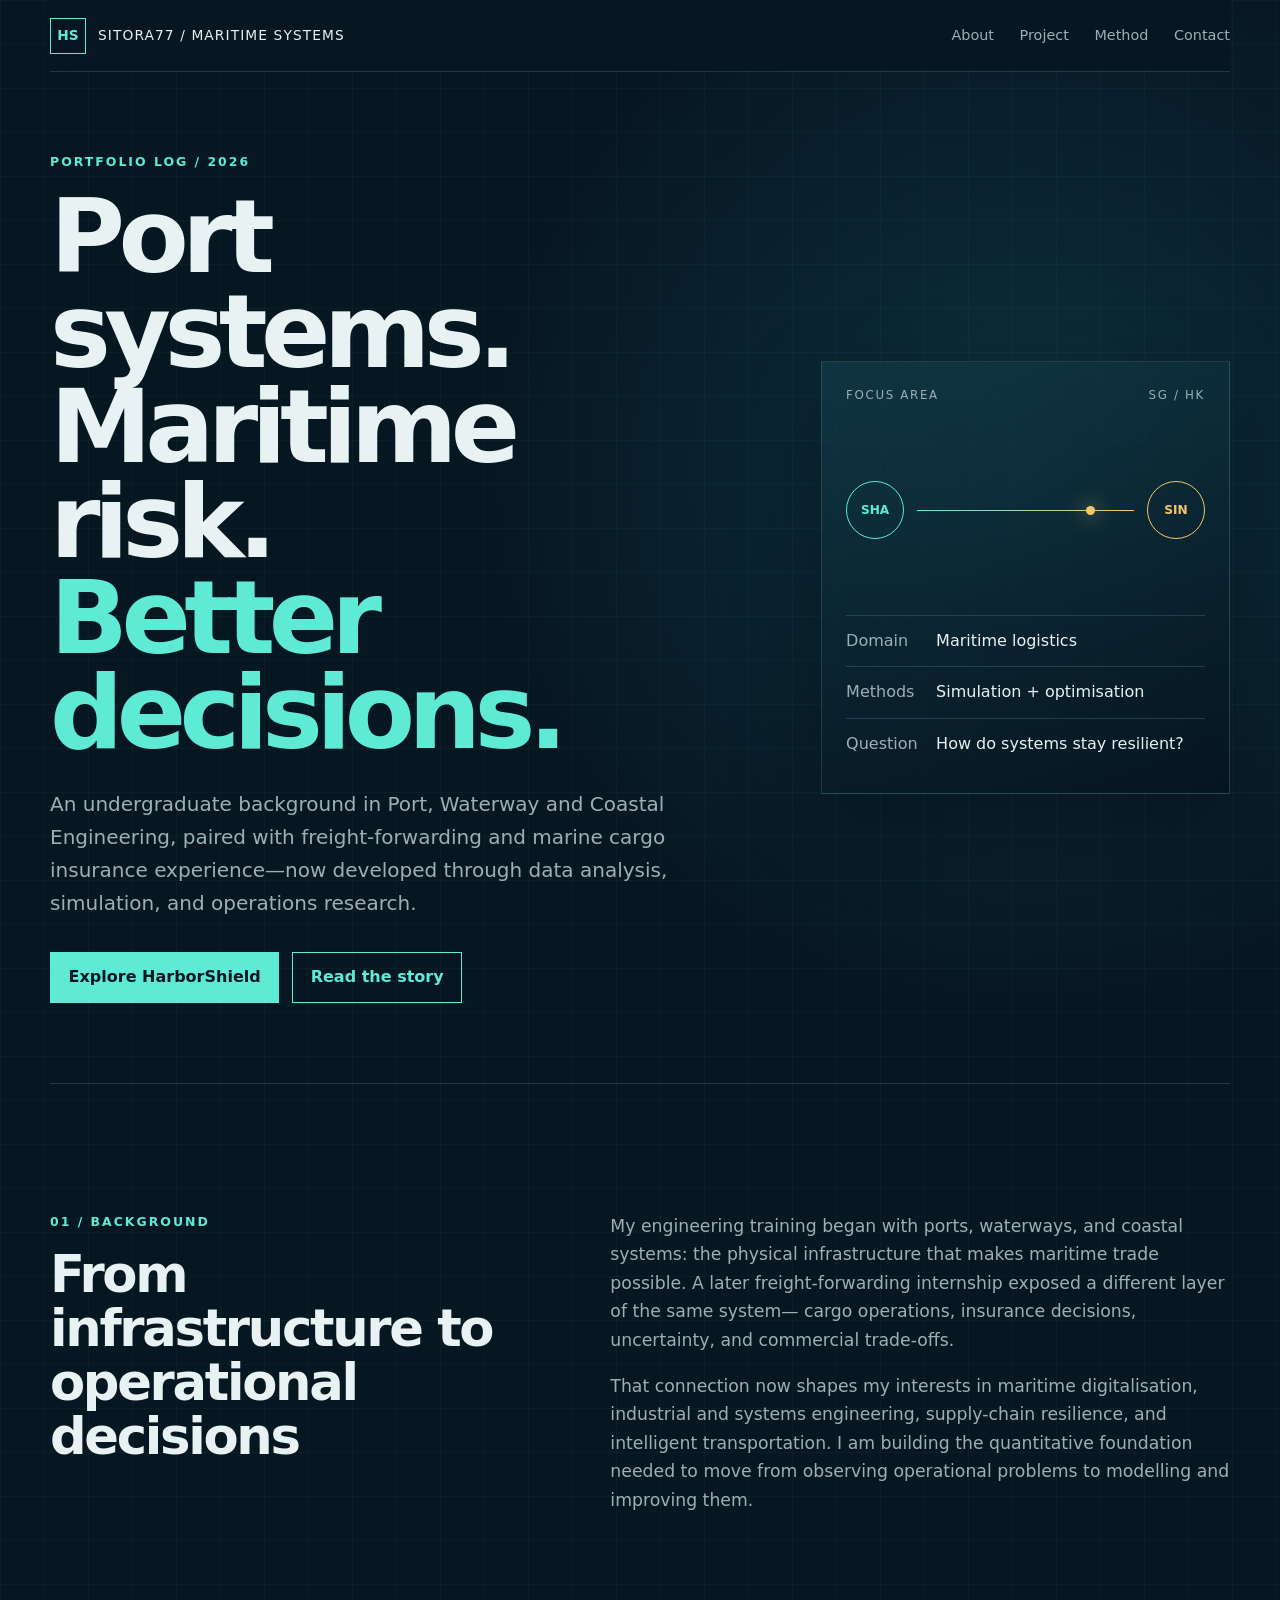
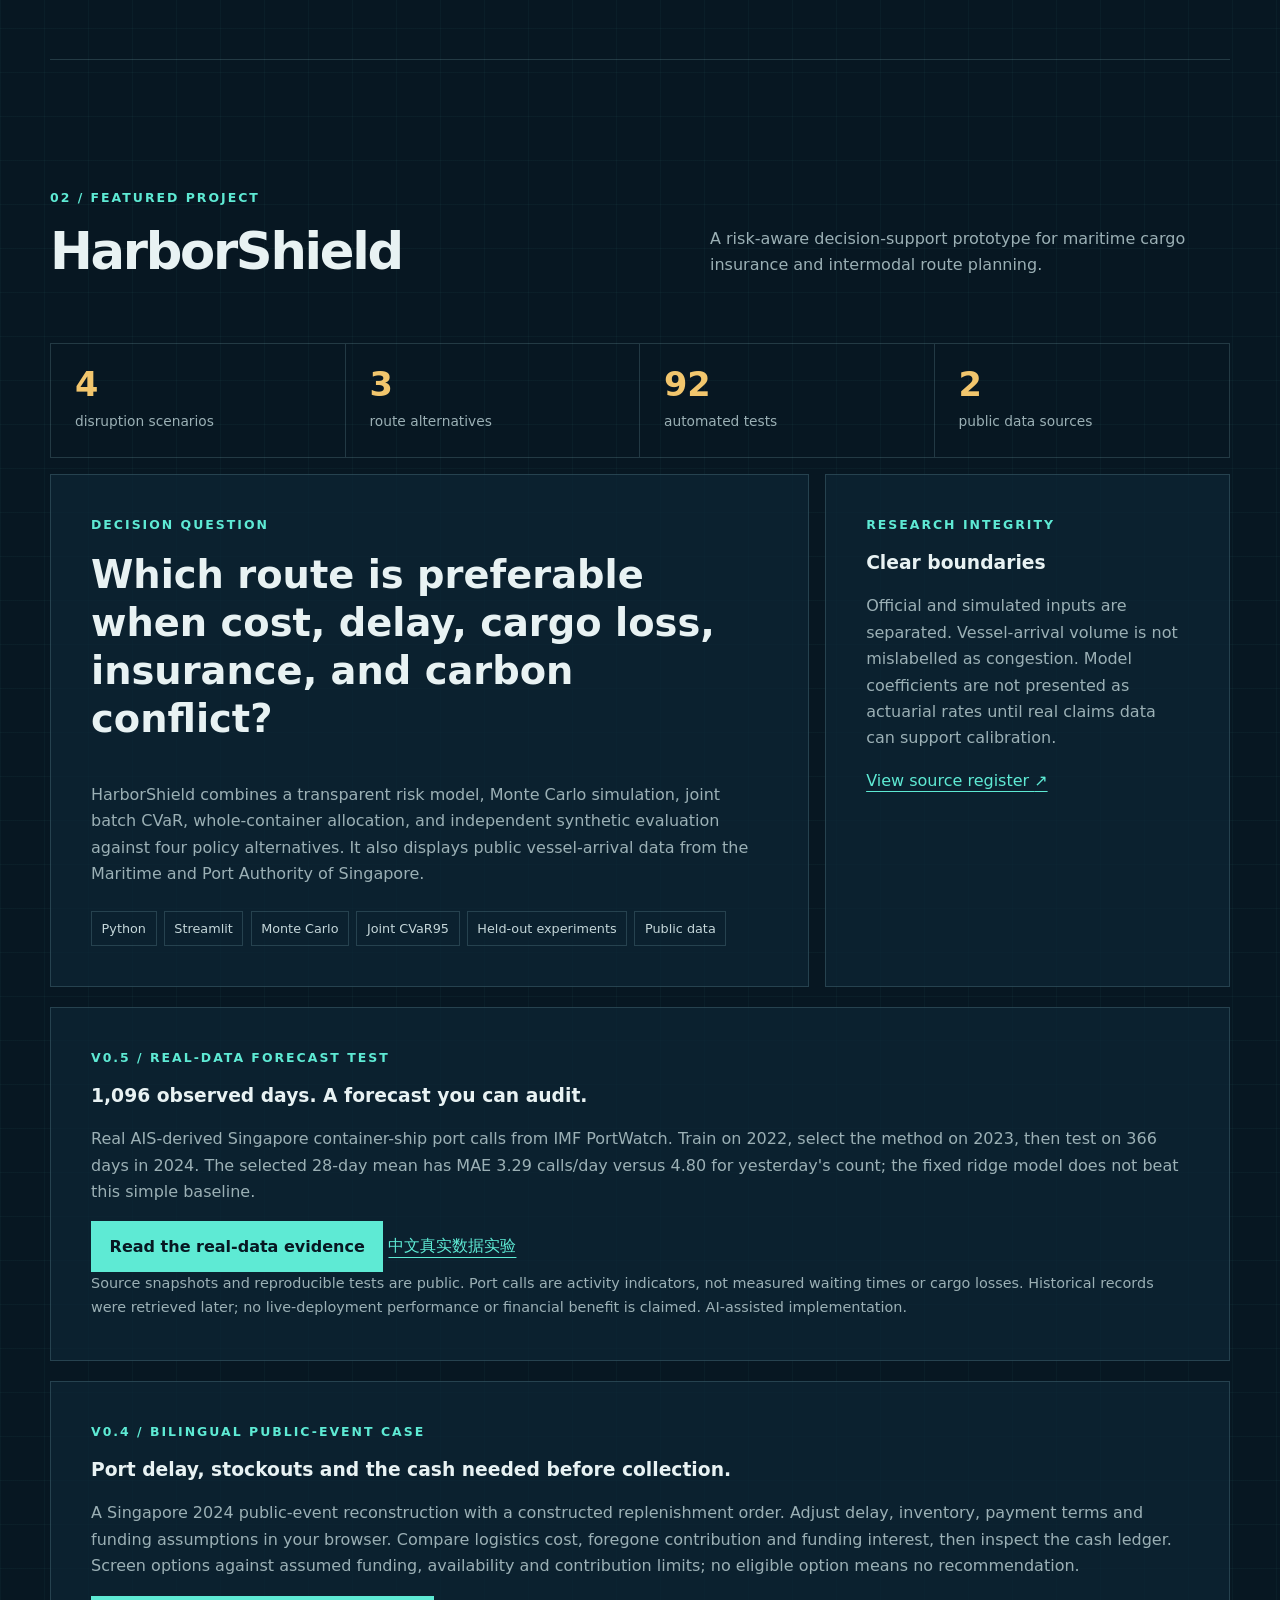
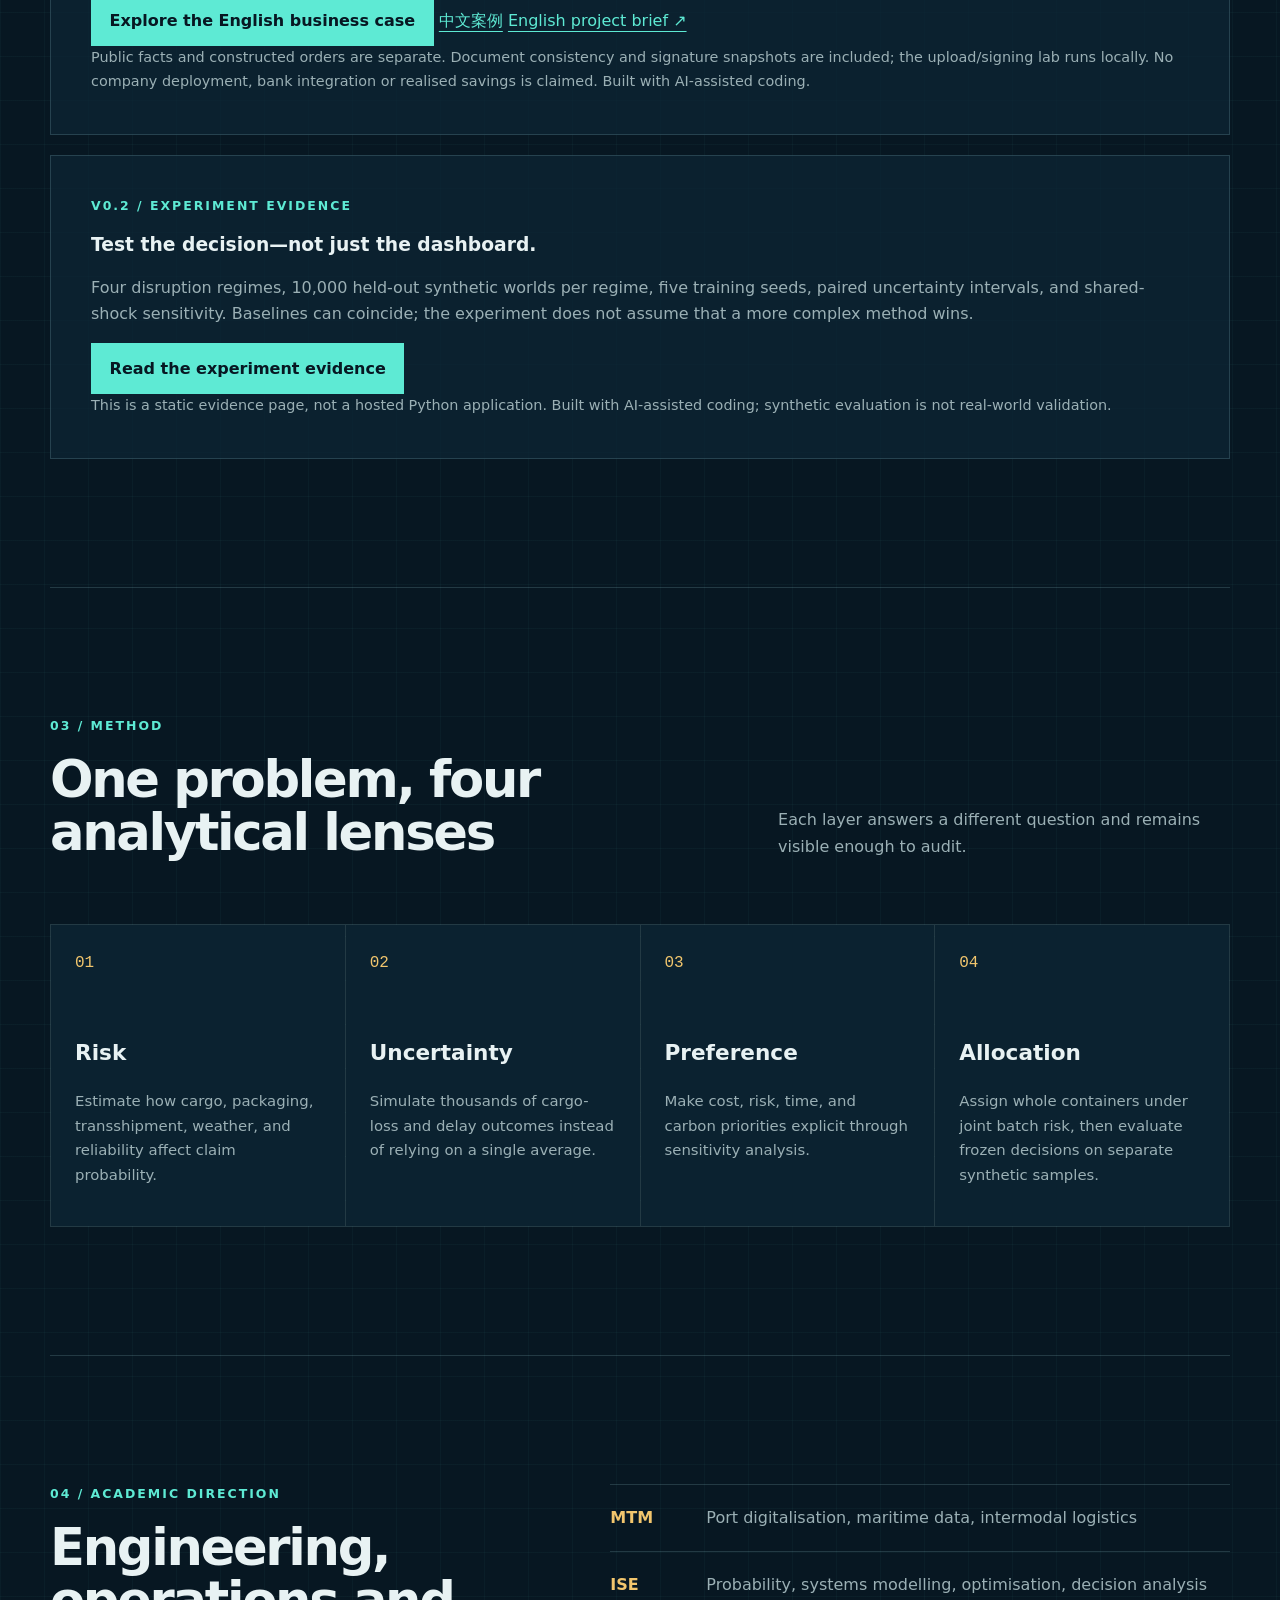
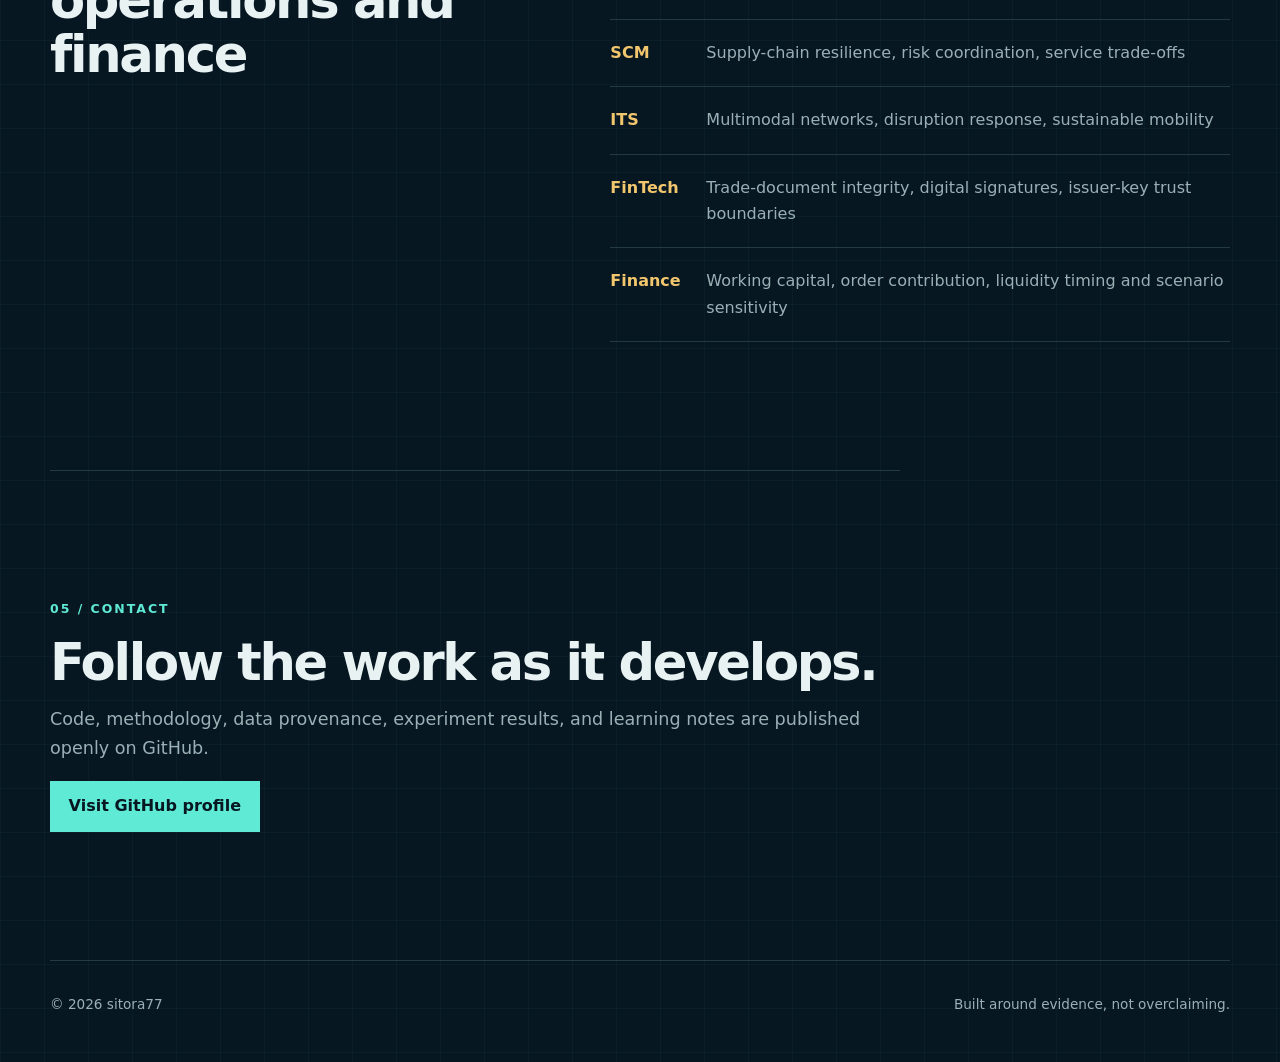
<file: index.html>
<!doctype html>
<html lang="en">
  <head>
    <meta charset="utf-8" />
    <meta name="viewport" content="width=device-width, initial-scale=1" />
    <meta
      name="description"
      content="A portfolio in maritime systems, supply-chain risk, operations research, and intelligent transportation."
    />
    <meta name="theme-color" content="#071722" />
    <title>sitora77 — Maritime Systems Portfolio</title>
    <link
      rel="icon"
      type="image/svg+xml"
      href="data:image/svg+xml,%3Csvg xmlns='http://www.w3.org/2000/svg' viewBox='0 0 64 64'%3E%3Crect width='64' height='64' rx='14' fill='%23071722'/%3E%3Cpath d='M13 39h38M19 31h26M26 23h12' stroke='%235eead4' stroke-width='4' stroke-linecap='round'/%3E%3Cpath d='M15 46c7 5 27 5 34 0' fill='none' stroke='%23f2c66d' stroke-width='4' stroke-linecap='round'/%3E%3C/svg%3E"
    />
    <link rel="stylesheet" href="styles.css" />
    <script src="script.js" defer></script>
  </head>
  <body>
    <a class="skip-link" href="#main">Skip to content</a>
    <header class="site-header">
      <a class="brand" href="#top" aria-label="Portfolio home">
        <span class="brand-mark" aria-hidden="true">HS</span>
        <span>sitora77 / maritime systems</span>
      </a>
      <button class="menu-button" type="button" aria-expanded="false" aria-controls="site-nav">
        Menu
      </button>
      <nav id="site-nav" aria-label="Primary navigation">
        <a href="#about">About</a>
        <a href="#project">Project</a>
        <a href="#method">Method</a>
        <a href="#contact">Contact</a>
      </nav>
    </header>

    <main id="main">
      <section class="hero" id="top" aria-labelledby="hero-title">
        <div class="hero-copy">
          <p class="eyebrow">PORTFOLIO LOG / 2026</p>
          <h1 id="hero-title">Port systems.<br />Maritime risk.<br /><span>Better decisions.</span></h1>
          <p class="hero-summary">
            An undergraduate background in Port, Waterway and Coastal Engineering,
            paired with freight-forwarding and marine cargo insurance experience—now
            developed through data analysis, simulation, and operations research.
          </p>
          <div class="hero-actions">
            <a class="button button-primary" href="https://github.com/sitora77/harborshield">
              Explore HarborShield
            </a>
            <a class="button button-secondary" href="#about">Read the story</a>
          </div>
        </div>
        <aside class="signal-panel" aria-label="Portfolio coordinates">
          <div class="signal-topline">
            <span>FOCUS AREA</span>
            <span>SG / HK</span>
          </div>
          <div class="route-visual" aria-hidden="true">
            <span class="port port-a">SHA</span>
            <span class="route-line"></span>
            <span class="port port-b">SIN</span>
          </div>
          <dl class="signal-list">
            <div><dt>Domain</dt><dd>Maritime logistics</dd></div>
            <div><dt>Methods</dt><dd>Simulation + optimisation</dd></div>
            <div><dt>Question</dt><dd>How do systems stay resilient?</dd></div>
          </dl>
        </aside>
      </section>

      <section class="section section-grid" id="about" aria-labelledby="about-title">
        <div>
          <p class="section-index">01 / BACKGROUND</p>
          <h2 id="about-title">From infrastructure to operational decisions</h2>
        </div>
        <div class="prose">
          <p>
            My engineering training began with ports, waterways, and coastal systems:
            the physical infrastructure that makes maritime trade possible. A later
            freight-forwarding internship exposed a different layer of the same system—
            cargo operations, insurance decisions, uncertainty, and commercial trade-offs.
          </p>
          <p>
            That connection now shapes my interests in maritime digitalisation,
            industrial and systems engineering, supply-chain resilience, and intelligent
            transportation. I am building the quantitative foundation needed to move
            from observing operational problems to modelling and improving them.
          </p>
        </div>
      </section>

      <section class="section project-section" id="project" aria-labelledby="project-title">
        <div class="project-heading">
          <div>
            <p class="section-index">02 / FEATURED PROJECT</p>
            <h2 id="project-title">HarborShield</h2>
          </div>
          <p class="project-deck">
            A risk-aware decision-support prototype for maritime cargo insurance and
            intermodal route planning.
          </p>
        </div>

        <div class="metric-strip" aria-label="Project facts">
          <div><strong>4</strong><span>disruption scenarios</span></div>
          <div><strong>3</strong><span>route alternatives</span></div>
          <div><strong>92</strong><span>automated tests</span></div>
          <div><strong>2</strong><span>public data sources</span></div>
        </div>

        <div class="project-grid">
          <article class="project-card project-card-main">
            <p class="card-label">DECISION QUESTION</p>
            <h3>Which route is preferable when cost, delay, cargo loss, insurance, and carbon conflict?</h3>
            <p>
              HarborShield combines a transparent risk model, Monte Carlo simulation,
              joint batch CVaR, whole-container allocation, and independent synthetic
              evaluation against four policy alternatives. It also displays public vessel-arrival data from the
              Maritime and Port Authority of Singapore.
            </p>
            <div class="tag-list" aria-label="Project methods">
              <span>Python</span><span>Streamlit</span><span>Monte Carlo</span>
              <span>Joint CVaR95</span><span>Held-out experiments</span><span>Public data</span>
            </div>
          </article>
          <article class="project-card">
            <p class="card-label">RESEARCH INTEGRITY</p>
            <h3>Clear boundaries</h3>
            <p>
              Official and simulated inputs are separated. Vessel-arrival volume is not
              mislabelled as congestion. Model coefficients are not presented as
              actuarial rates until real claims data can support calibration.
            </p>
            <a class="text-link" href="https://github.com/sitora77/harborshield/blob/main/docs/LITERATURE_AND_OPEN_SOURCE.md">
              View source register <span aria-hidden="true">↗</span>
            </a>
          </article>
        </div>
        <article class="project-card evidence-card">
          <p class="card-label">v0.5 / REAL-DATA FORECAST TEST</p>
          <h3>1,096 observed days. A forecast you can audit.</h3>
          <p>
            Real AIS-derived Singapore container-ship port calls from IMF PortWatch.
            Train on 2022, select the method on 2023, then test on 366 days in 2024.
            The selected 28-day mean has MAE 3.29 calls/day versus 4.80 for yesterday's count;
            the fixed ridge model does not beat this simple baseline.
          </p>
          <a class="button button-primary" href="real-data-en.html">Read the real-data evidence</a>
          <a class="text-link" href="real-data.html">中文真实数据实验</a>
          <p class="evidence-note">
            Source snapshots and reproducible tests are public. Port calls are activity indicators,
            not measured waiting times or cargo losses. Historical records were retrieved later;
            no live-deployment performance or financial benefit is claimed. AI-assisted implementation.
          </p>
        </article>
        <article class="project-card evidence-card">
          <p class="card-label">v0.4 / BILINGUAL PUBLIC-EVENT CASE</p>
          <h3>Port delay, stockouts and the cash needed before collection.</h3>
          <p>
            A Singapore 2024 public-event reconstruction with a constructed replenishment order.
            Adjust delay, inventory, payment terms and funding assumptions in your browser.
            Compare logistics cost, foregone contribution and funding interest, then inspect the cash ledger.
            Screen options against assumed funding, availability and contribution limits;
            no eligible option means no recommendation.
          </p>
          <a class="button button-primary" href="case-study-en.html">Explore the English business case</a>
          <a class="text-link" href="case-study.html">中文案例</a>
          <a class="text-link" href="https://github.com/sitora77/harborshield/blob/main/docs/PROJECT_BRIEF_EN.md">English project brief ↗</a>
          <p class="evidence-note">
            Public facts and constructed orders are separate. Document consistency and signature
            snapshots are included; the upload/signing lab runs locally. No company deployment,
            bank integration or realised savings is claimed. Built with AI-assisted coding.
          </p>
        </article>
        <article class="project-card evidence-card">
          <p class="card-label">v0.2 / EXPERIMENT EVIDENCE</p>
          <h3>Test the decision—not just the dashboard.</h3>
          <p>
            Four disruption regimes, 10,000 held-out synthetic worlds per regime,
            five training seeds, paired uncertainty intervals, and shared-shock sensitivity.
            Baselines can coincide; the experiment does not assume that a more complex method wins.
          </p>
          <a class="button button-primary" href="experiment.html">Read the experiment evidence</a>
          <p class="evidence-note">
            This is a static evidence page, not a hosted Python application.
            Built with AI-assisted coding; synthetic evaluation is not real-world validation.
          </p>
        </article>
      </section>

      <section class="section" id="method" aria-labelledby="method-title">
        <p class="section-index">03 / METHOD</p>
        <div class="method-heading">
          <h2 id="method-title">One problem, four analytical lenses</h2>
          <p>Each layer answers a different question and remains visible enough to audit.</p>
        </div>
        <ol class="method-grid">
          <li>
            <span>01</span>
            <h3>Risk</h3>
            <p>Estimate how cargo, packaging, transshipment, weather, and reliability affect claim probability.</p>
          </li>
          <li>
            <span>02</span>
            <h3>Uncertainty</h3>
            <p>Simulate thousands of cargo-loss and delay outcomes instead of relying on a single average.</p>
          </li>
          <li>
            <span>03</span>
            <h3>Preference</h3>
            <p>Make cost, risk, time, and carbon priorities explicit through sensitivity analysis.</p>
          </li>
          <li>
            <span>04</span>
            <h3>Allocation</h3>
            <p>Assign whole containers under joint batch risk, then evaluate frozen decisions on separate synthetic samples.</p>
          </li>
        </ol>
      </section>

      <section class="section direction-section" aria-labelledby="direction-title">
        <div>
          <p class="section-index">04 / ACADEMIC DIRECTION</p>
          <h2 id="direction-title">Engineering, operations and finance</h2>
        </div>
        <div class="direction-list">
          <div><span>MTM</span><p>Port digitalisation, maritime data, intermodal logistics</p></div>
          <div><span>ISE</span><p>Probability, systems modelling, optimisation, decision analysis</p></div>
          <div><span>SCM</span><p>Supply-chain resilience, risk coordination, service trade-offs</p></div>
          <div><span>ITS</span><p>Multimodal networks, disruption response, sustainable mobility</p></div>
          <div><span>FinTech</span><p>Trade-document integrity, digital signatures, issuer-key trust boundaries</p></div>
          <div><span>Finance</span><p>Working capital, order contribution, liquidity timing and scenario sensitivity</p></div>
        </div>
      </section>

      <section class="section contact-section" id="contact" aria-labelledby="contact-title">
        <p class="section-index">05 / CONTACT</p>
        <h2 id="contact-title">Follow the work as it develops.</h2>
        <p>
          Code, methodology, data provenance, experiment results, and learning notes are
          published openly on GitHub.
        </p>
        <a class="button button-primary" href="https://github.com/sitora77">Visit GitHub profile</a>
      </section>
    </main>

    <footer>
      <span>© <span id="year">2026</span> sitora77</span>
      <span>Built around evidence, not overclaiming.</span>
    </footer>
  </body>
</html>
</file>
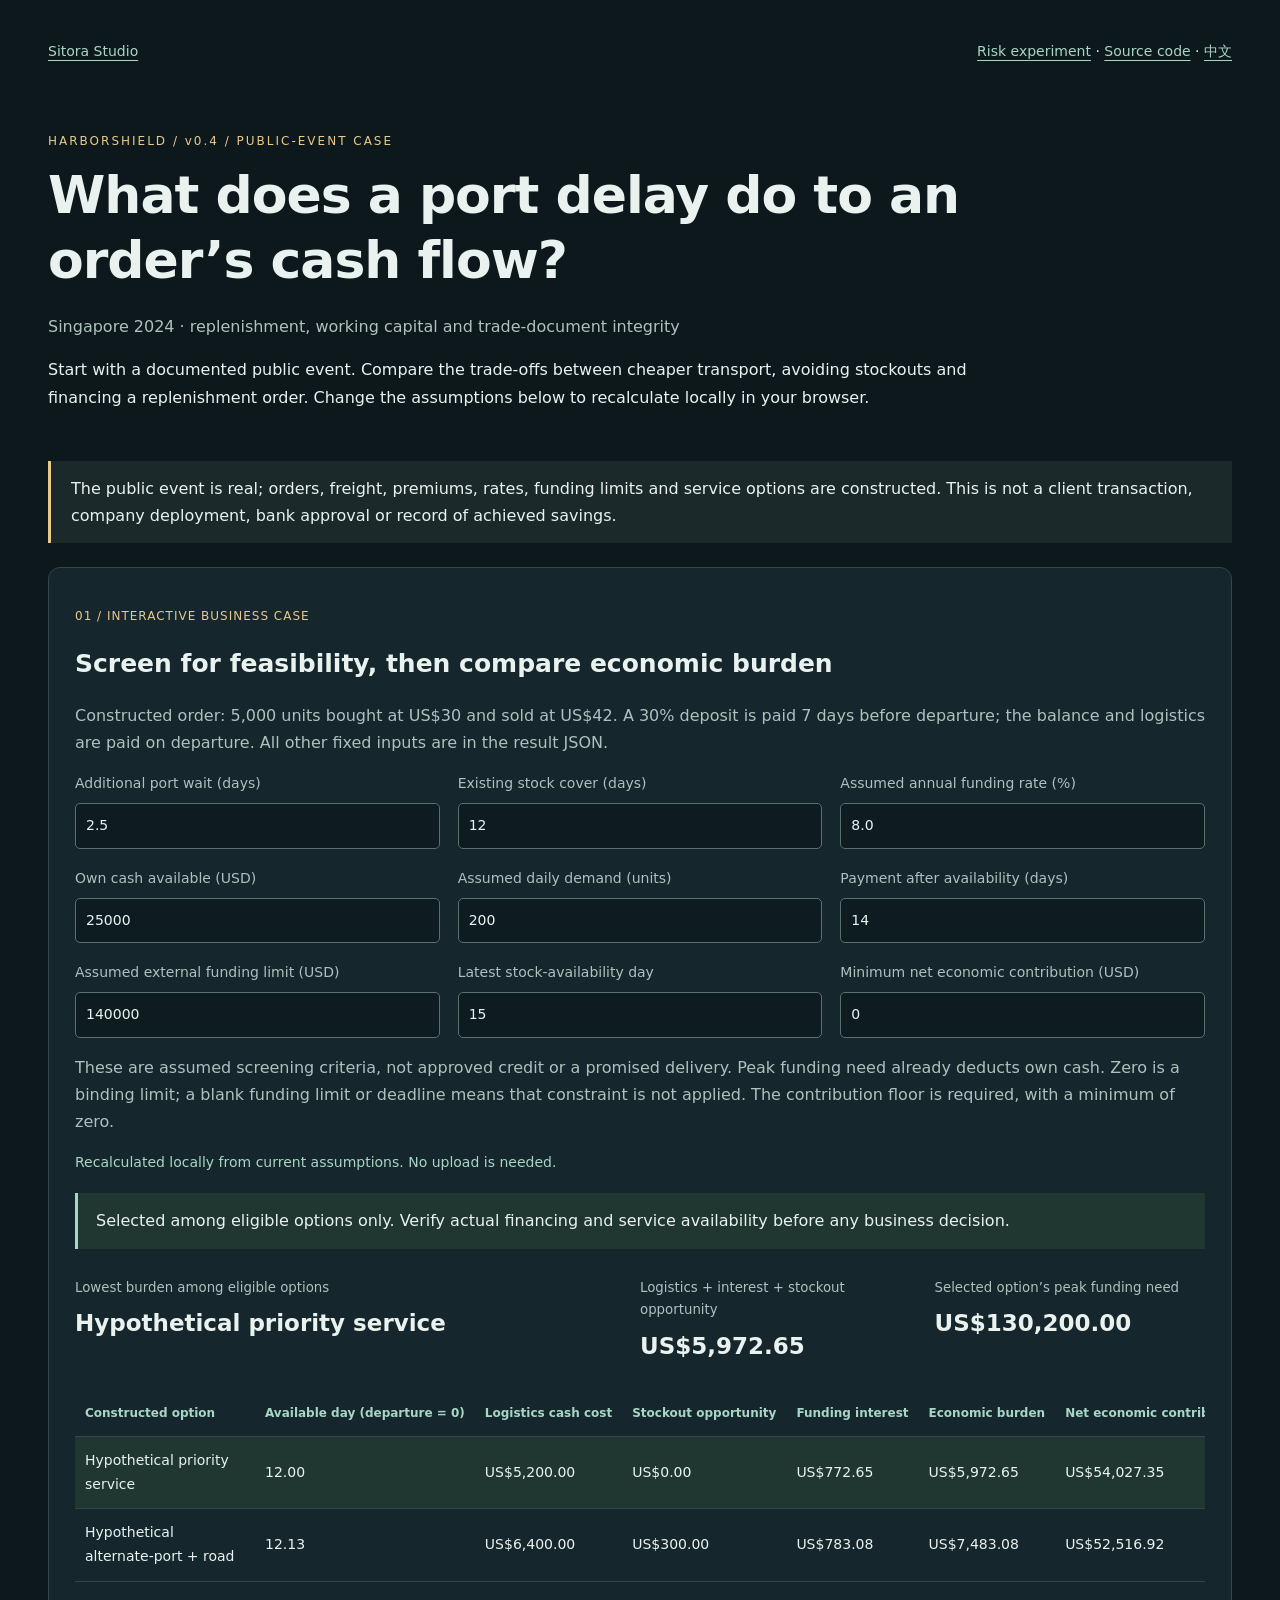
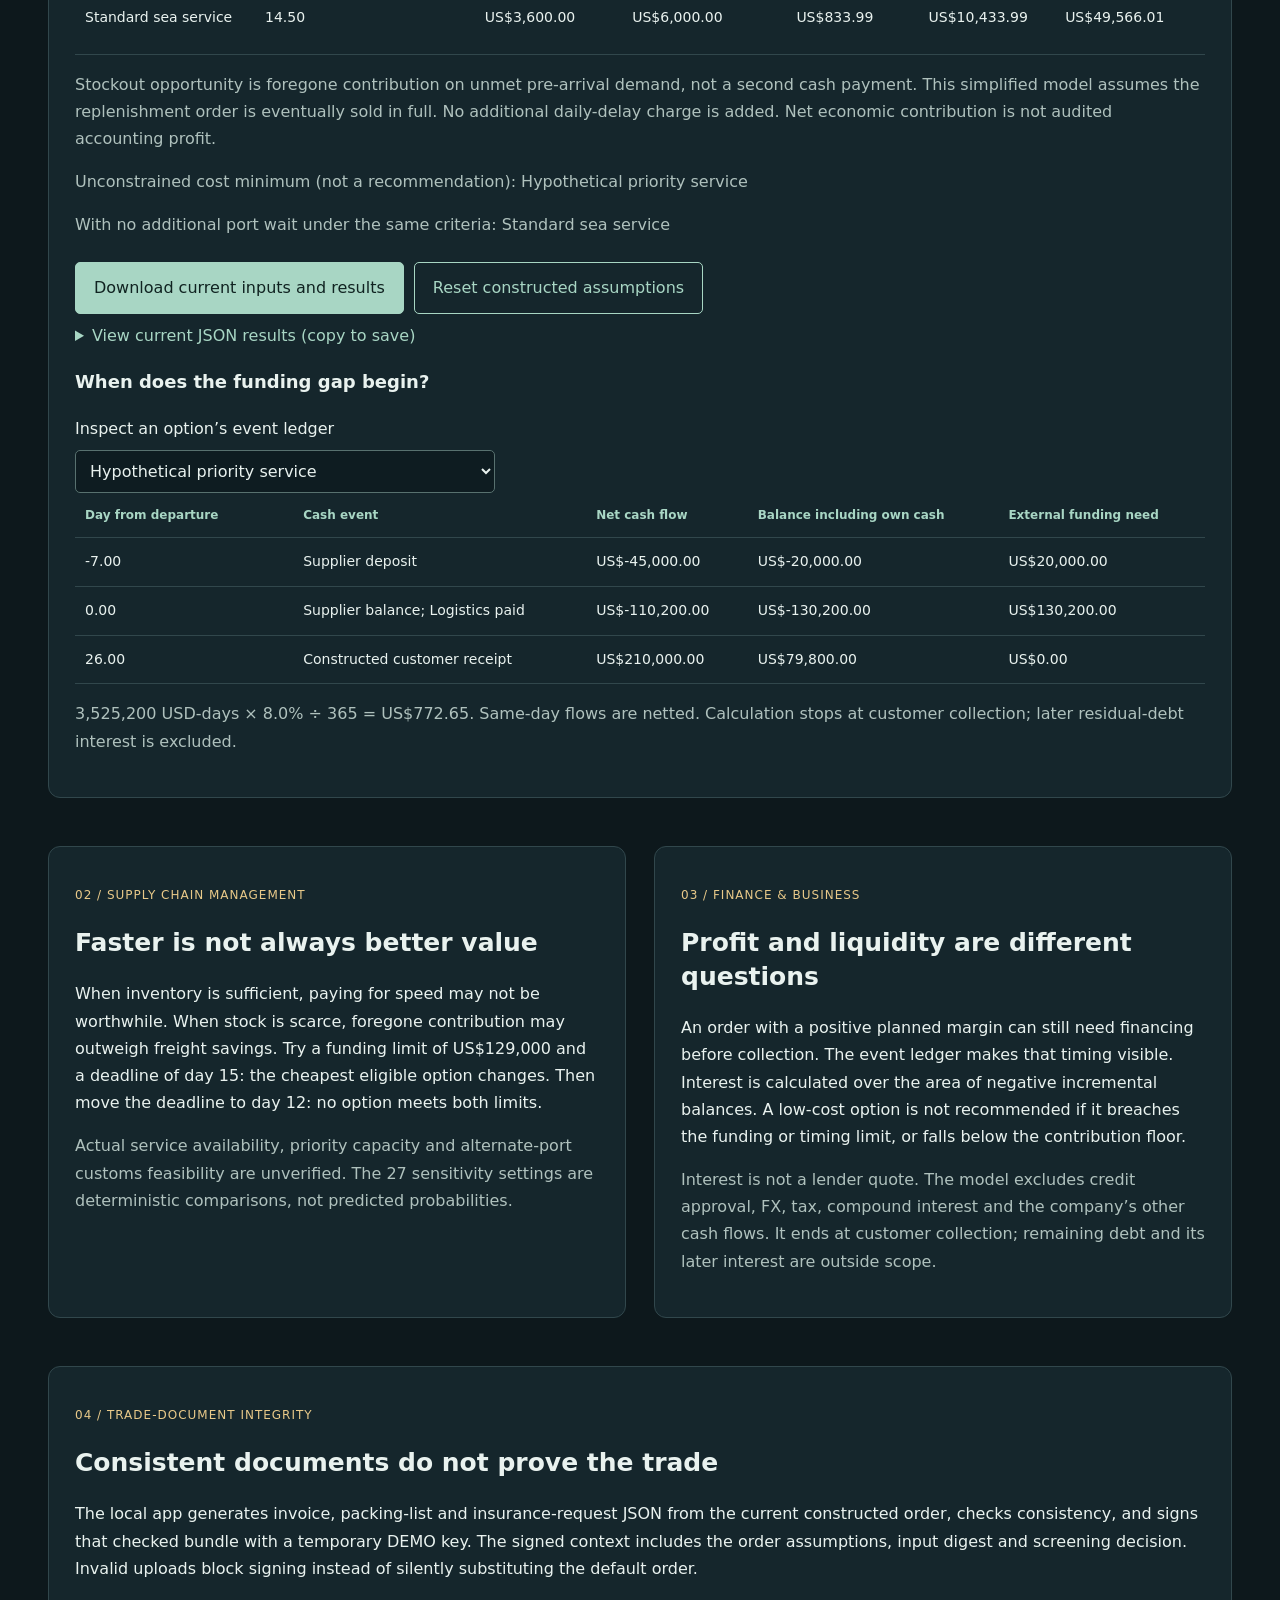
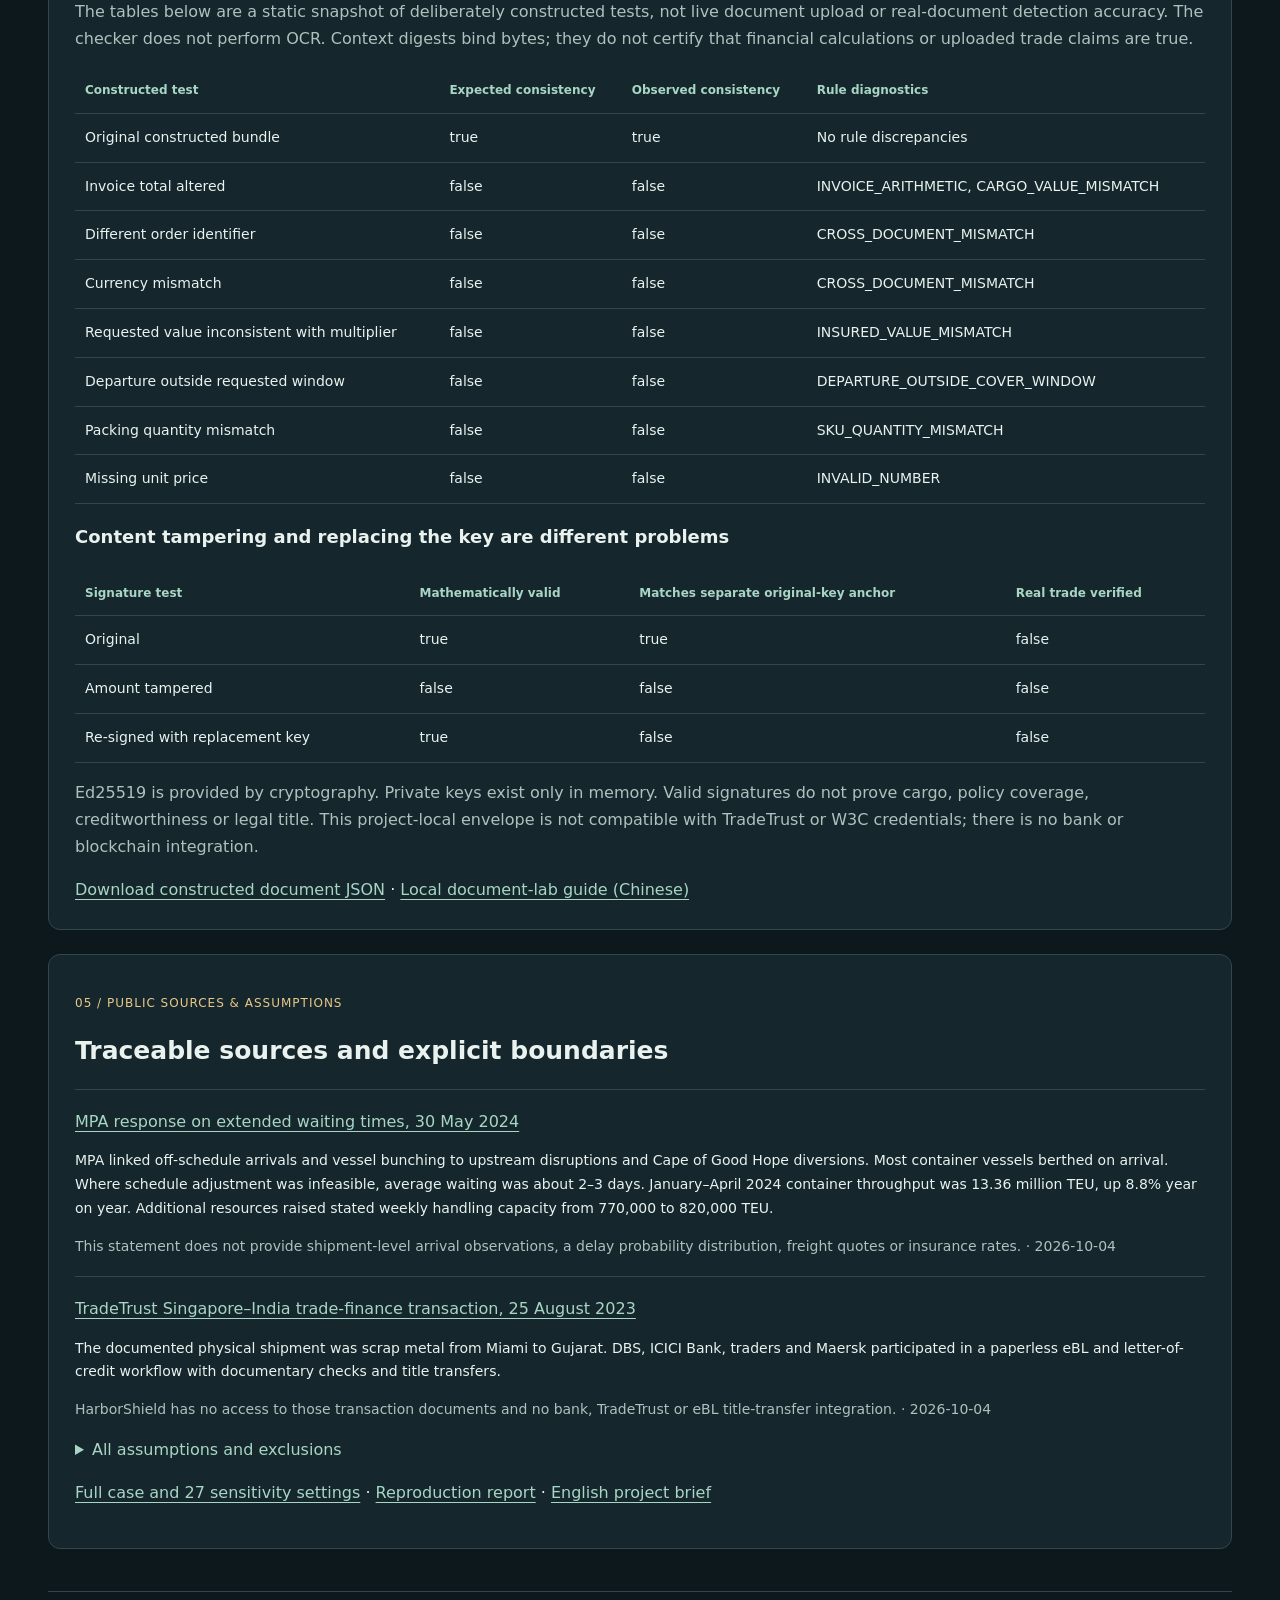
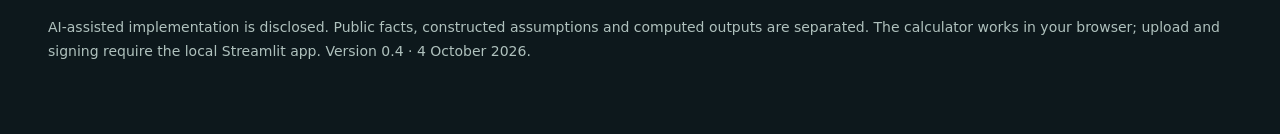
<file: case-study-en.html>
<!doctype html>
<html lang="en"><head><meta charset="utf-8"><meta name="viewport" content="width=device-width, initial-scale=1"><title>HarborShield | Port delay, replenishment and working capital</title><meta name="description" content="Singapore 2024 port delay, constructed order economics and trade-document integrity. Interactive HarborShield case study."><link rel="stylesheet" href="case-study.css?v=0c4849460ada"><link rel="alternate" hreflang="en" href="https://sitorastudio.com/case-study-en.html"><link rel="alternate" hreflang="zh-CN" href="https://sitorastudio.com/case-study.html"></head>
<body><main><nav><a href="https://sitorastudio.com/">Sitora Studio</a><div><a href="experiment.html">Risk experiment</a> · <a href="https://github.com/sitora77/harborshield">Source code</a> · <a id="language-switch" href="case-study.html" aria-label="Read this case in Chinese">中文</a></div></nav>
<header><p class="eyebrow">HARBORSHIELD / v0.4 / PUBLIC-EVENT CASE</p><h1>What does a port delay do to an order’s cash flow?</h1><p class="subtitle">Singapore 2024 · replenishment, working capital and trade-document integrity</p><p>Start with a documented public event. Compare the trade-offs between cheaper transport, avoiding stockouts and financing a replenishment order. Change the assumptions below to recalculate locally in your browser.</p></header>
<div class="boundary">The public event is real; orders, freight, premiums, rates, funding limits and service options are constructed. This is not a client transaction, company deployment, bank approval or record of achieved savings.</div>
<section class="panel"><p class="tag">01 / INTERACTIVE BUSINESS CASE</p><h2>Screen for feasibility, then compare economic burden</h2><p class="note">Constructed order: 5,000 units bought at US$30 and sold at US$42. A 30% deposit is paid 7 days before departure; the balance and logistics are paid on departure. All other fixed inputs are in the result JSON.</p>
<div class="inputs"><label for="delay">Additional port wait (days)<input id="delay" type="number" min="0" max="14" step="0.5" value="2.5" required></label><label for="stock">Existing stock cover (days)<input id="stock" type="number" min="0" max="30" step="0.5" value="12" required></label><label for="rate">Assumed annual funding rate (%)<input id="rate" type="number" min="0" max="30" step="0.5" value="8.0" required></label><label for="cash">Own cash available (USD)<input id="cash" type="number" min="0" max="500000" step="5000" value="25000" required></label><label for="demand">Assumed daily demand (units)<input id="demand" type="number" min="0" max="10000" step="50" value="200" required></label><label for="payment">Payment after availability (days)<input id="payment" type="number" min="0" max="90" step="1" value="14" required></label><label for="funding">Assumed external funding limit (USD)<input id="funding" type="number" min="0" max="1000000" step="100" value="140000" ></label><label for="deadline">Latest stock-availability day<input id="deadline" type="number" min="0" max="365" step="0.5" value="15" ></label><label for="minimum">Minimum net economic contribution (USD)<input id="minimum" type="number" min="0" max="1000000" step="100" value="0" required></label></div><p class="note">These are assumed screening criteria, not approved credit or a promised delivery. Peak funding need already deducts own cash. Zero is a binding limit; a blank funding limit or deadline means that constraint is not applied. The contribution floor is required, with a minimum of zero.</p>
<p id="calculation-status" role="status" aria-live="polite">Default calculation snapshot. JavaScript is required to recalculate.</p><noscript><p>JavaScript is off. You can read the default results, but changing inputs will not update them.</p></noscript>
<div id="decision-notice" class="decision-notice" role="status" aria-live="polite">Selected among eligible options only. Verify actual financing and service availability before any business decision.</div>
<div class="metrics"><div class="metric"><small>Lowest burden among eligible options</small><strong id="best-option">Hypothetical priority service</strong></div><div class="metric"><small>Logistics + interest + stockout opportunity</small><strong id="best-burden">US$5,972.65</strong></div><div class="metric"><small>Selected option’s peak funding need</small><strong id="peak-funding">US$130,200.00</strong></div></div>
<div class="table-scroll"><table><thead><tr><th>Constructed option</th><th>Available day (departure = 0)</th><th>Logistics cash cost</th><th>Stockout opportunity</th><th>Funding interest</th><th>Economic burden</th><th>Net economic contribution</th><th>Screening result</th></tr></thead><tbody id="comparison-body"><tr><td>Hypothetical priority service</td><td>12.00</td><td>US$5,200.00</td><td>US$0.00</td><td>US$772.65</td><td>US$5,972.65</td><td>US$54,027.35</td><td>Meets all assumed criteria</td></tr><tr><td>Hypothetical alternate-port + road</td><td>12.12</td><td>US$6,400.00</td><td>US$300.00</td><td>US$783.08</td><td>US$7,483.08</td><td>US$52,516.92</td><td>Meets all assumed criteria</td></tr><tr><td>Standard sea service</td><td>14.50</td><td>US$3,600.00</td><td>US$6,000.00</td><td>US$833.99</td><td>US$10,433.99</td><td>US$49,566.01</td><td>Meets all assumed criteria</td></tr></tbody></table></div>
<p class="note">Stockout opportunity is foregone contribution on unmet pre-arrival demand, not a second cash payment. This simplified model assumes the replenishment order is eventually sold in full. No additional daily-delay charge is added. Net economic contribution is not audited accounting profit.</p><p id="unconstrained-note" class="note"></p><p id="baseline-note" class="note"></p>
<button id="download-case" type="button" disabled>Download current inputs and results</button><button id="reset-case" type="button" class="secondary">Reset constructed assumptions</button>
<details><summary>View current JSON results (copy to save)</summary><pre id="current-result"></pre></details>
<h3>When does the funding gap begin?</h3><label for="ledger-option">Inspect an option’s event ledger<select id="ledger-option"></select></label><div class="table-scroll"><table><thead><tr><th>Day from departure</th><th>Cash event</th><th>Net cash flow</th><th>Balance including own cash</th><th>External funding need</th></tr></thead><tbody id="ledger-body"></tbody></table></div><p id="ledger-note" class="note"></p></section>
<section class="columns"><article class="panel"><p class="tag">02 / SUPPLY CHAIN MANAGEMENT</p><h2>Faster is not always better value</h2><p>When inventory is sufficient, paying for speed may not be worthwhile. When stock is scarce, foregone contribution may outweigh freight savings. Try a funding limit of US$129,000 and a deadline of day 15: the cheapest eligible option changes. Then move the deadline to day 12: no option meets both limits.</p><p class="note">Actual service availability, priority capacity and alternate-port customs feasibility are unverified. The 27 sensitivity settings are deterministic comparisons, not predicted probabilities.</p></article><article class="panel"><p class="tag">03 / FINANCE & BUSINESS</p><h2>Profit and liquidity are different questions</h2><p>An order with a positive planned margin can still need financing before collection. The event ledger makes that timing visible. Interest is calculated over the area of negative incremental balances. A low-cost option is not recommended if it breaches the funding or timing limit, or falls below the contribution floor.</p><p class="note">Interest is not a lender quote. The model excludes credit approval, FX, tax, compound interest and the company’s other cash flows. It ends at customer collection; remaining debt and its later interest are outside scope.</p></article></section>
<section class="panel"><p class="tag">04 / TRADE-DOCUMENT INTEGRITY</p><h2>Consistent documents do not prove the trade</h2><p>The local app generates invoice, packing-list and insurance-request JSON from the current constructed order, checks consistency, and signs that checked bundle with a temporary DEMO key. The signed context includes the order assumptions, input digest and screening decision. Invalid uploads block signing instead of silently substituting the default order.</p><p class="note">The tables below are a static snapshot of deliberately constructed tests, not live document upload or real-document detection accuracy. The checker does not perform OCR. Context digests bind bytes; they do not certify that financial calculations or uploaded trade claims are true.</p><div class="table-scroll"><table><thead><tr><th>Constructed test</th><th>Expected consistency</th><th>Observed consistency</th><th>Rule diagnostics</th></tr></thead><tbody><tr><td>Original constructed bundle</td><td>true</td><td>true</td><td>No rule discrepancies</td></tr><tr><td>Invoice total altered</td><td>false</td><td>false</td><td>INVOICE_ARITHMETIC, CARGO_VALUE_MISMATCH</td></tr><tr><td>Different order identifier</td><td>false</td><td>false</td><td>CROSS_DOCUMENT_MISMATCH</td></tr><tr><td>Currency mismatch</td><td>false</td><td>false</td><td>CROSS_DOCUMENT_MISMATCH</td></tr><tr><td>Requested value inconsistent with multiplier</td><td>false</td><td>false</td><td>INSURED_VALUE_MISMATCH</td></tr><tr><td>Departure outside requested window</td><td>false</td><td>false</td><td>DEPARTURE_OUTSIDE_COVER_WINDOW</td></tr><tr><td>Packing quantity mismatch</td><td>false</td><td>false</td><td>SKU_QUANTITY_MISMATCH</td></tr><tr><td>Missing unit price</td><td>false</td><td>false</td><td>INVALID_NUMBER</td></tr></tbody></table></div><h3>Content tampering and replacing the key are different problems</h3><div class="table-scroll"><table><thead><tr><th>Signature test</th><th>Mathematically valid</th><th>Matches separate original-key anchor</th><th>Real trade verified</th></tr></thead><tbody><tr><td>Original</td><td>true</td><td>true</td><td>false</td></tr><tr><td>Amount tampered</td><td>false</td><td>false</td><td>false</td></tr><tr><td>Re-signed with replacement key</td><td>true</td><td>false</td><td>false</td></tr></tbody></table></div><p class="note">Ed25519 is provided by cryptography. Private keys exist only in memory. Valid signatures do not prove cargo, policy coverage, creditworthiness or legal title. This project-local envelope is not compatible with TradeTrust or W3C credentials; there is no bank or blockchain integration.</p><a href="demo_documents.json" download>Download constructed document JSON</a> · <a href="https://github.com/sitora77/harborshield/blob/main/docs/TRADE_DOCUMENT_GUIDE_ZH.md">Local document-lab guide (Chinese)</a></section>
<section class="panel"><p class="tag">05 / PUBLIC SOURCES & ASSUMPTIONS</p><h2>Traceable sources and explicit boundaries</h2><div class="source"><a href="https://www.mpa.gov.sg/media-centre/details/in-response-to-media-queries-on--vessels--extended-waiting-times-for-berths-in-the-port-of-singapore">MPA response on extended waiting times, 30 May 2024</a><p>MPA linked off-schedule arrivals and vessel bunching to upstream disruptions and Cape of Good Hope diversions. Most container vessels berthed on arrival. Where schedule adjustment was infeasible, average waiting was about 2–3 days. January–April 2024 container throughput was 13.36 million TEU, up 8.8% year on year. Additional resources raised stated weekly handling capacity from 770,000 to 820,000 TEU.</p><p class="note">This statement does not provide shipment-level arrival observations, a delay probability distribution, freight quotes or insurance rates. · 2026-10-04</p></div><div class="source"><a href="https://www.tradetrust.io/happenings-and-resources/press-release-singapore-india-kick-off-interoperable-ebills-of-lading-for-trade-finance/">TradeTrust Singapore–India trade-finance transaction, 25 August 2023</a><p>The documented physical shipment was scrap metal from Miami to Gujarat. DBS, ICICI Bank, traders and Maersk participated in a paperless eBL and letter-of-credit workflow with documentary checks and title transfers.</p><p class="note">HarborShield has no access to those transaction documents and no bank, TradeTrust or eBL title-transfer integration. · 2026-10-04</p></div><details><summary>All assumptions and exclusions</summary><ul><li>The 140,000 USD external-funding limit, day-15 stock-availability deadline and zero minimum net contribution are constructed screening criteria, not confirmed credit or a contractual delivery commitment. Peak funding already deducts own cash. Null funding/deadline means not applied; zero is a binding limit. Cost ranking is retained even when no option is eligible.</li><li>2.5 days is a constructed affected-shipment scenario inspired by the reported 2–3-day wait; it is not the mean for all Singapore arrivals.</li><li>0 and 7 days are counterfactual sensitivity settings, not reported shipment observations.</li><li>Every service option, freight amount, premium, interest rate, demand and document-release time is hypothetical. Priority capacity and alternate-port customs feasibility are unverified.</li><li>The entire replenishment order is eventually sold, with one simplified receipt after availability plus the payment term. Existing-stock sales and other business cash flows are excluded.</li><li>Pre-arrival unmet demand is lost rather than backordered. Its lost unit contribution is an opportunity cost, not a second cash payment or a reduction of this order&#x27;s assumed sales receipt.</li><li>Simple interest on negative incremental cash balance is calculated only until customer collection. No credit approval, taxes, FX, compound interest or future residual-debt repayment is modelled.</li><li>This deterministic case is separate from the uncalibrated v0.2 stochastic insurance model; no daily-delay charge is added again.</li></ul></details><p><a href="case_study.json" download>Full case and 27 sensitivity settings</a> · <a href="https://github.com/sitora77/harborshield/blob/main/docs/CASE_STUDY.md">Reproduction report</a> · <a href="https://github.com/sitora77/harborshield/blob/main/docs/PROJECT_BRIEF_EN.md">English project brief</a></p></section>
<footer>AI-assisted implementation is disclosed. Public facts, constructed assumptions and computed outputs are separated. The calculator works in your browser; upload and signing require the local Streamlit app. Version 0.4 · 4 October 2026.</footer></main><script id="case-inputs" type="application/json">{"case_id": "SG-2024-PORT-DELAY", "version": "0.4", "title": "Singapore 2024 port delay: a constructed SME replenishment decision", "data_status": "Public event context; all orders, prices, rates and option timings are constructed assumptions.", "sources": [{"id": "mpa_20240530", "title": "MPA response on extended waiting times, 30 May 2024", "url": "https://www.mpa.gov.sg/media-centre/details/in-response-to-media-queries-on--vessels--extended-waiting-times-for-berths-in-the-port-of-singapore", "published": "2024-05-30", "accessed": "2026-10-04", "facts": ["MPA linked off-schedule arrivals and vessel bunching to upstream disruptions and Cape of Good Hope diversions.", "Most container vessels berthed on arrival. Where schedule adjustment was infeasible, average waiting was about 2–3 days.", "January–April 2024 container throughput was 13.36 million TEU, up 8.8% year on year.", "Additional resources raised stated weekly handling capacity from 770,000 to 820,000 TEU."], "not_supported": "This statement does not provide shipment-level arrival observations, a delay probability distribution, freight quotes or insurance rates."}, {"id": "tradetrust_20230825", "title": "TradeTrust Singapore–India trade-finance transaction, 25 August 2023", "url": "https://www.tradetrust.io/happenings-and-resources/press-release-singapore-india-kick-off-interoperable-ebills-of-lading-for-trade-finance/", "published": "2023-08-25", "accessed": "2026-10-04", "facts": ["The documented physical shipment was scrap metal from Miami to Gujarat.", "DBS, ICICI Bank, traders and Maersk participated in a paperless eBL and letter-of-credit workflow with documentary checks and title transfers."], "not_supported": "HarborShield has no access to those transaction documents and no bank, TradeTrust or eBL title-transfer integration."}], "order": {"order_id": "DEMO-SG-001", "currency": "USD", "quantity": 5000, "unit_purchase_price": 30, "unit_sale_price": 42, "daily_demand": 200, "stock_cover_days": 12, "supplier_deposit_fraction": 0.3, "supplier_deposit_day": -7, "customer_payment_days": 14, "initial_cash": 25000, "annual_funding_rate": 0.08}, "selected_port_delay_days": 2.5, "constraints": {"funding_limit": 140000, "latest_availability_day": 15, "minimum_net_contribution": 0}, "document_terms": {"departure_date": "2024-05-20", "cover_start": "2024-05-19", "cover_end": "2024-06-30", "valuation_multiplier": 1.1}, "options": [{"id": "standard_sea", "name": "Standard sea service", "transit_days": 11, "port_delay_multiplier": 1, "document_release_days": 1, "freight_cost": 3200, "insurance_premium": 400, "other_logistics_cost": 0}, {"id": "priority_sea", "name": "Hypothetical priority service", "transit_days": 9, "port_delay_multiplier": 1, "document_release_days": 0.5, "freight_cost": 4800, "insurance_premium": 400, "other_logistics_cost": 0}, {"id": "sea_road", "name": "Hypothetical alternate-port + road", "transit_days": 10, "port_delay_multiplier": 0.25, "document_release_days": 1.5, "freight_cost": 5900, "insurance_premium": 500, "other_logistics_cost": 0}], "assumptions": ["The 140,000 USD external-funding limit, day-15 stock-availability deadline and zero minimum net contribution are constructed screening criteria, not confirmed credit or a contractual delivery commitment. Peak funding already deducts own cash. Null funding/deadline means not applied; zero is a binding limit. Cost ranking is retained even when no option is eligible.", "2.5 days is a constructed affected-shipment scenario inspired by the reported 2–3-day wait; it is not the mean for all Singapore arrivals.", "0 and 7 days are counterfactual sensitivity settings, not reported shipment observations.", "Every service option, freight amount, premium, interest rate, demand and document-release time is hypothetical. Priority capacity and alternate-port customs feasibility are unverified.", "The entire replenishment order is eventually sold, with one simplified receipt after availability plus the payment term. Existing-stock sales and other business cash flows are excluded.", "Pre-arrival unmet demand is lost rather than backordered. Its lost unit contribution is an opportunity cost, not a second cash payment or a reduction of this order's assumed sales receipt.", "Simple interest on negative incremental cash balance is calculated only until customer collection. No credit approval, taxes, FX, compound interest or future residual-debt repayment is modelled.", "This deterministic case is separate from the uncalibrated v0.2 stochastic insurance model; no daily-delay charge is added again."]}</script><script id="case-locale" type="application/json">{"lang": "en", "title": "HarborShield | Port delay, replenishment and working capital", "switch_url": "case-study.html", "switch_label": "中文", "switch_aria": "Read this case in Chinese", "experiment": "Risk experiment", "github": "Source code", "headline": "What does a port delay do to an order’s cash flow?", "subtitle": "Singapore 2024 · replenishment, working capital and trade-document integrity", "intro": "Start with a documented public event. Compare the trade-offs between cheaper transport, avoiding stockouts and financing a replenishment order. Change the assumptions below to recalculate locally in your browser.", "boundary": "The public event is real; orders, freight, premiums, rates, funding limits and service options are constructed. This is not a client transaction, company deployment, bank approval or record of achieved savings.", "case_title": "Screen for feasibility, then compare economic burden", "order_note": "Constructed order: 5,000 units bought at US$30 and sold at US$42. A 30% deposit is paid 7 days before departure; the balance and logistics are paid on departure. All other fixed inputs are in the result JSON.", "labels": ["Additional port wait (days)", "Existing stock cover (days)", "Assumed annual funding rate (%)", "Own cash available (USD)", "Assumed daily demand (units)", "Payment after availability (days)", "Assumed external funding limit (USD)", "Latest stock-availability day", "Minimum net economic contribution (USD)"], "constraint_note": "These are assumed screening criteria, not approved credit or a promised delivery. Peak funding need already deducts own cash. Zero is a binding limit; a blank funding limit or deadline means that constraint is not applied. The contribution floor is required, with a minimum of zero.", "snapshot": "Default calculation snapshot. JavaScript is required to recalculate.", "noscript": "JavaScript is off. You can read the default results, but changing inputs will not update them.", "metrics": ["Lowest burden among eligible options", "Logistics + interest + stockout opportunity", "Selected option’s peak funding need"], "comparison_headers": ["Constructed option", "Available day (departure = 0)", "Logistics cash cost", "Stockout opportunity", "Funding interest", "Economic burden", "Net economic contribution", "Screening result"], "economics_note": "Stockout opportunity is foregone contribution on unmet pre-arrival demand, not a second cash payment. This simplified model assumes the replenishment order is eventually sold in full. No additional daily-delay charge is added. Net economic contribution is not audited accounting profit.", "download": "Download current inputs and results", "reset": "Reset constructed assumptions", "json_summary": "View current JSON results (copy to save)", "ledger_title": "When does the funding gap begin?", "ledger_label": "Inspect an option’s event ledger", "ledger_headers": ["Day from departure", "Cash event", "Net cash flow", "Balance including own cash", "External funding need"], "scm_title": "Faster is not always better value", "scm_body": "When inventory is sufficient, paying for speed may not be worthwhile. When stock is scarce, foregone contribution may outweigh freight savings. Try a funding limit of US$129,000 and a deadline of day 15: the cheapest eligible option changes. Then move the deadline to day 12: no option meets both limits.", "scm_note": "Actual service availability, priority capacity and alternate-port customs feasibility are unverified. The 27 sensitivity settings are deterministic comparisons, not predicted probabilities.", "finance_title": "Profit and liquidity are different questions", "finance_body": "An order with a positive planned margin can still need financing before collection. The event ledger makes that timing visible. Interest is calculated over the area of negative incremental balances. A low-cost option is not recommended if it breaches the funding or timing limit, or falls below the contribution floor.", "finance_note": "Interest is not a lender quote. The model excludes credit approval, FX, tax, compound interest and the company’s other cash flows. It ends at customer collection; remaining debt and its later interest are outside scope.", "docs_title": "Consistent documents do not prove the trade", "docs_body": "The local app generates invoice, packing-list and insurance-request JSON from the current constructed order, checks consistency, and signs that checked bundle with a temporary DEMO key. The signed context includes the order assumptions, input digest and screening decision. Invalid uploads block signing instead of silently substituting the default order.", "docs_note": "The tables below are a static snapshot of deliberately constructed tests, not live document upload or real-document detection accuracy. The checker does not perform OCR. Context digests bind bytes; they do not certify that financial calculations or uploaded trade claims are true.", "document_headers": ["Constructed test", "Expected consistency", "Observed consistency", "Rule diagnostics"], "signature_title": "Content tampering and replacing the key are different problems", "signature_headers": ["Signature test", "Mathematically valid", "Matches separate original-key anchor", "Real trade verified"], "signature_note": "Ed25519 is provided by cryptography. Private keys exist only in memory. Valid signatures do not prove cargo, policy coverage, creditworthiness or legal title. This project-local envelope is not compatible with TradeTrust or W3C credentials; there is no bank or blockchain integration.", "bundle_download": "Download constructed document JSON", "local_guide": "Local document-lab guide (Chinese)", "sources_title": "Traceable sources and explicit boundaries", "assumptions_summary": "All assumptions and exclusions", "full_report": "Full case and 27 sensitivity settings", "reproduce": "Reproduction report", "brief": "English project brief", "footer": "AI-assisted implementation is disclosed. Public facts, constructed assumptions and computed outputs are separated. The calculator works in your browser; upload and signing require the local Streamlit app. Version 0.4 · 4 October 2026.", "option_names": {"standard_sea": "Standard sea service", "priority_sea": "Hypothetical priority service", "sea_road": "Hypothetical alternate-port + road"}, "reasons": {"FUNDING_LIMIT_EXCEEDED": "Funding limit exceeded", "AVAILABILITY_DEADLINE_MISSED": "Availability deadline missed", "CONTRIBUTION_BELOW_MINIMUM": "Contribution below minimum"}, "eligible": "Meets all assumed criteria", "no_eligible": "No eligible option — no recommendation", "updated": "Recalculated locally from current assumptions. No upload is needed.", "none_notice": "No option meets all assumed funding, availability and contribution criteria. Review the reasons below; changing a limit does not establish real credit or service availability.", "valid_notice": "Selected among eligible options only. Verify actual financing and service availability before any business decision.", "invalid": "Enter all required inputs within the permitted ranges.", "invalid_status": "Invalid input. Tables below retain the last valid result; the recommendation is withdrawn and downloading is disabled.", "baseline_prefix": "With no additional port wait under the same criteria: ", "unconstrained_prefix": "Unconstrained cost minimum (not a recommendation): ", "ledger_suffix": ". Same-day flows are netted. Calculation stops at customer collection; later residual-debt interest is excluded.", "residual": "Principal remains unpaid after collection; later funding costs are outside scope.", "download_status": "Download requested. If it does not start, expand the JSON results to copy and save them.", "events": {"Supplier deposit": "Supplier deposit", "Supplier balance": "Supplier balance", "Logistics paid": "Logistics paid", "Constructed customer receipt": "Constructed customer receipt"}, "test_names": {"Original constructed bundle": "Original constructed bundle", "Invoice total altered": "Invoice total altered", "Different order identifier": "Different order identifier", "Currency mismatch": "Currency mismatch", "Requested value inconsistent with multiplier": "Requested value inconsistent with multiplier", "Departure outside requested window": "Departure outside requested window", "Packing quantity mismatch": "Packing quantity mismatch", "Missing unit price": "Missing unit price", "Original": "Original", "Amount tampered": "Amount tampered", "Re-signed with replacement key": "Re-signed with replacement key"}, "no_discrepancies": "No rule discrepancies"}</script><script src="case-calculator.js?v=fda56f9a2a5d"></script><script src="case-page.js?v=1f02a146764a"></script></body></html>
</file>
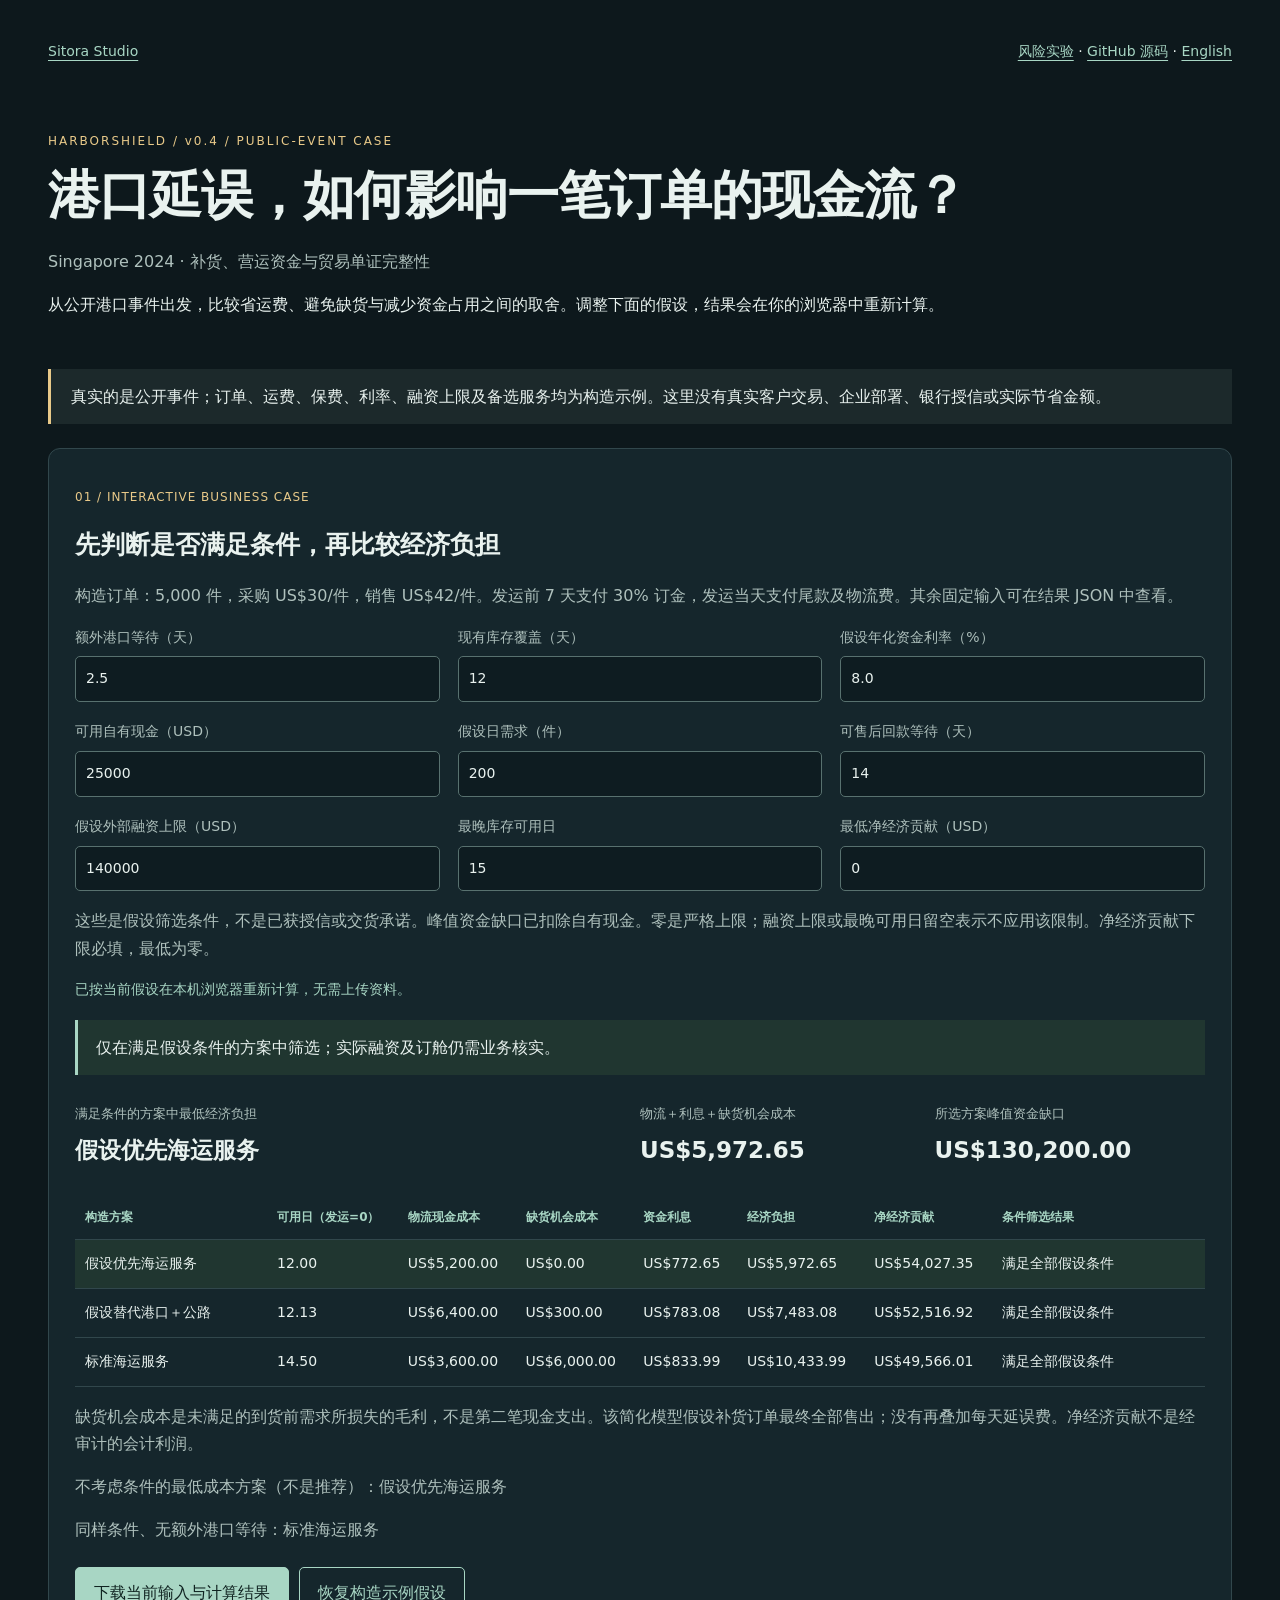
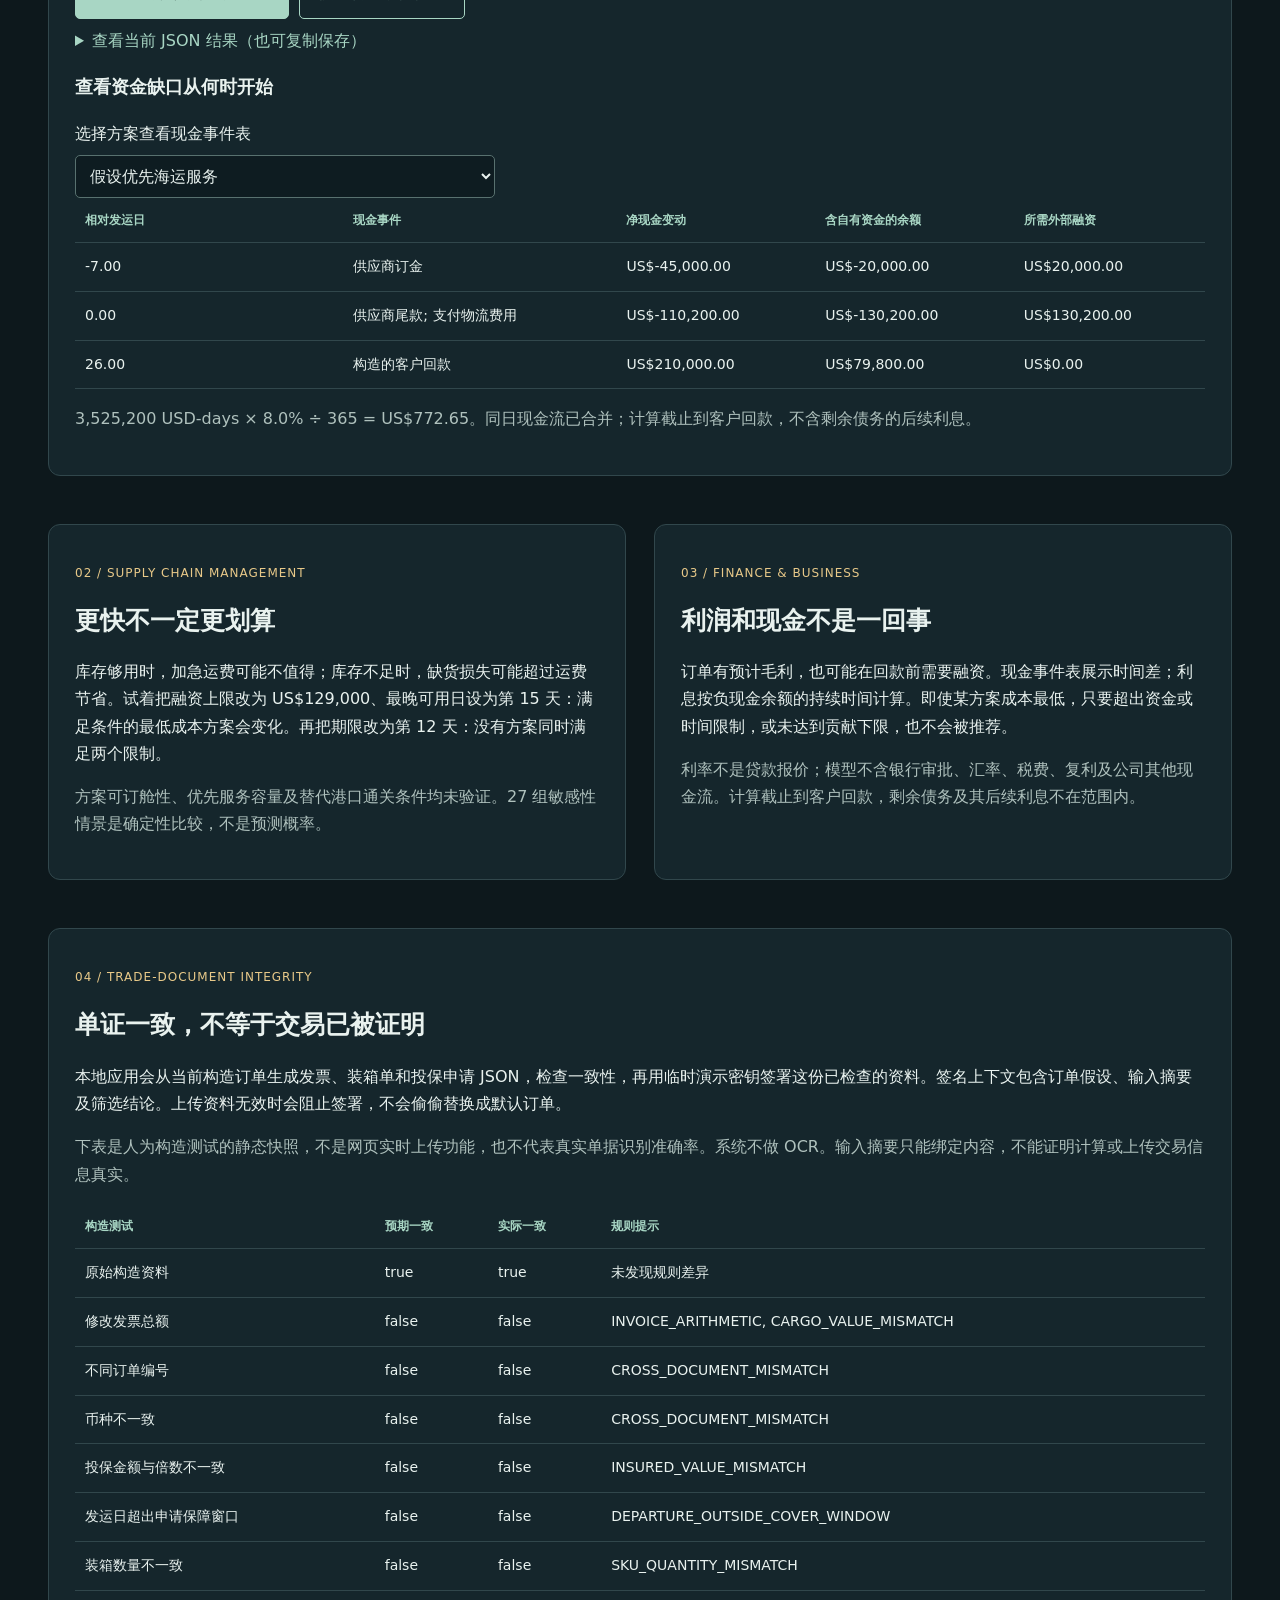
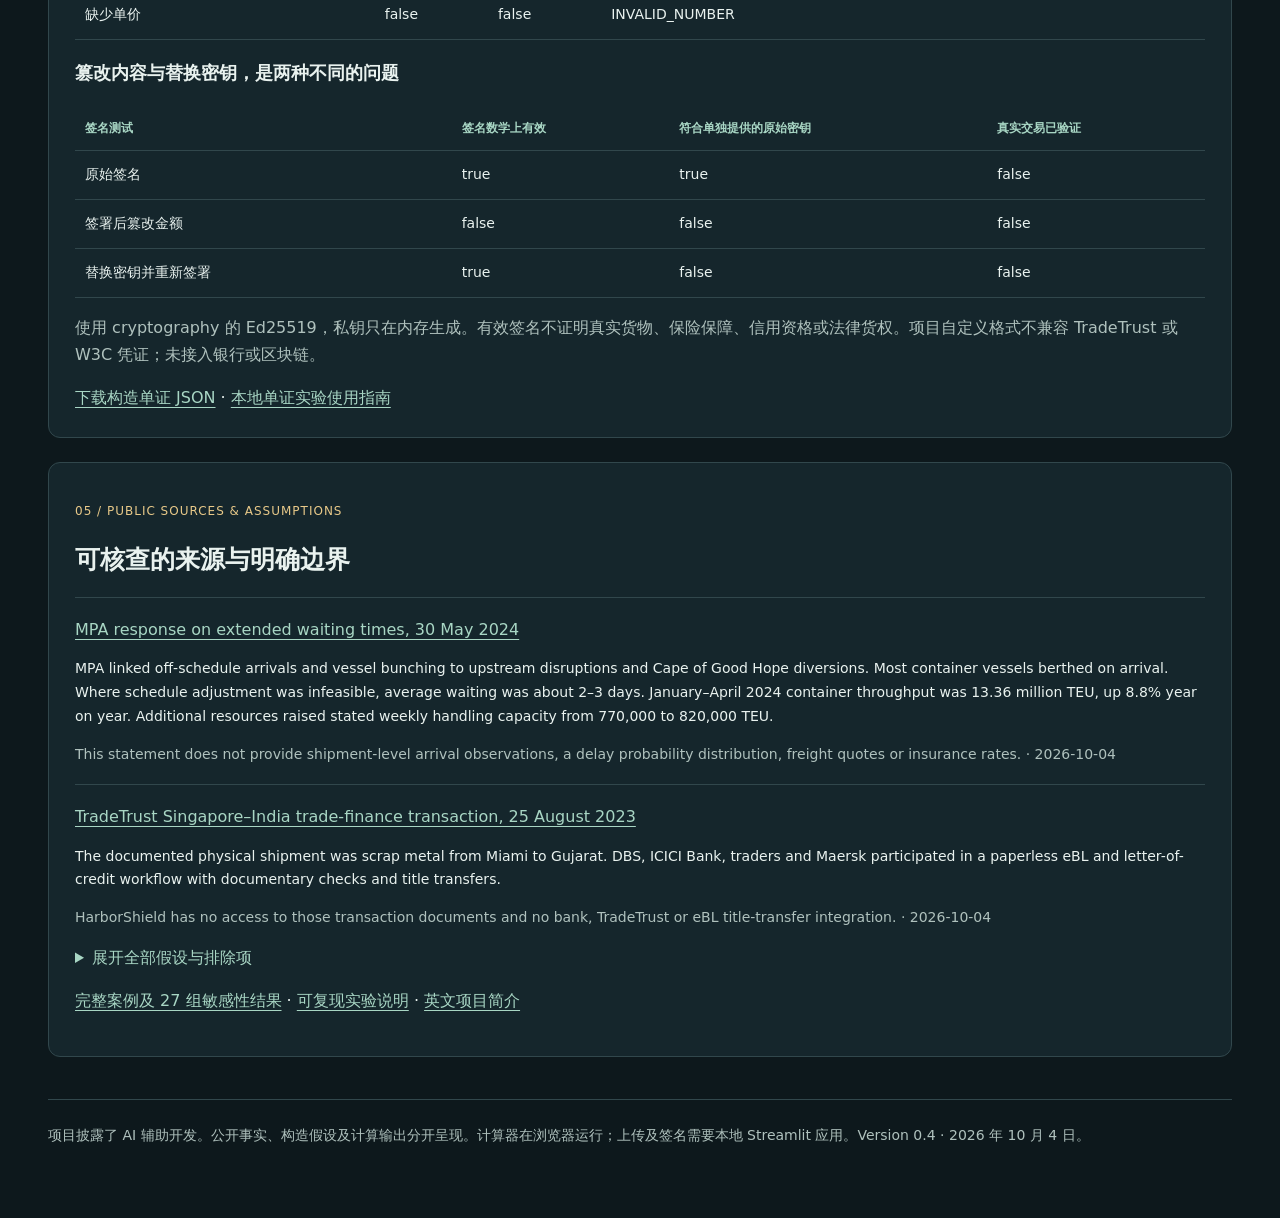
<file: case-study.html>
<!doctype html>
<html lang="zh-CN"><head><meta charset="utf-8"><meta name="viewport" content="width=device-width, initial-scale=1"><title>HarborShield · 港口延误与订单现金流案例</title><meta name="description" content="Singapore 2024 port delay, constructed order economics and trade-document integrity. Interactive HarborShield case study."><link rel="stylesheet" href="case-study.css?v=0c4849460ada"><link rel="alternate" hreflang="en" href="https://sitorastudio.com/case-study-en.html"><link rel="alternate" hreflang="zh-CN" href="https://sitorastudio.com/case-study.html"></head>
<body><main><nav><a href="https://sitorastudio.com/">Sitora Studio</a><div><a href="experiment.html">风险实验</a> · <a href="https://github.com/sitora77/harborshield">GitHub 源码</a> · <a id="language-switch" href="case-study-en.html" aria-label="阅读英文案例">English</a></div></nav>
<header><p class="eyebrow">HARBORSHIELD / v0.4 / PUBLIC-EVENT CASE</p><h1>港口延误，如何影响一笔订单的现金流？</h1><p class="subtitle">Singapore 2024 · 补货、营运资金与贸易单证完整性</p><p>从公开港口事件出发，比较省运费、避免缺货与减少资金占用之间的取舍。调整下面的假设，结果会在你的浏览器中重新计算。</p></header>
<div class="boundary">真实的是公开事件；订单、运费、保费、利率、融资上限及备选服务均为构造示例。这里没有真实客户交易、企业部署、银行授信或实际节省金额。</div>
<section class="panel"><p class="tag">01 / INTERACTIVE BUSINESS CASE</p><h2>先判断是否满足条件，再比较经济负担</h2><p class="note">构造订单：5,000 件，采购 US$30/件，销售 US$42/件。发运前 7 天支付 30% 订金，发运当天支付尾款及物流费。其余固定输入可在结果 JSON 中查看。</p>
<div class="inputs"><label for="delay">额外港口等待（天）<input id="delay" type="number" min="0" max="14" step="0.5" value="2.5" required></label><label for="stock">现有库存覆盖（天）<input id="stock" type="number" min="0" max="30" step="0.5" value="12" required></label><label for="rate">假设年化资金利率（%）<input id="rate" type="number" min="0" max="30" step="0.5" value="8.0" required></label><label for="cash">可用自有现金（USD）<input id="cash" type="number" min="0" max="500000" step="5000" value="25000" required></label><label for="demand">假设日需求（件）<input id="demand" type="number" min="0" max="10000" step="50" value="200" required></label><label for="payment">可售后回款等待（天）<input id="payment" type="number" min="0" max="90" step="1" value="14" required></label><label for="funding">假设外部融资上限（USD）<input id="funding" type="number" min="0" max="1000000" step="100" value="140000" ></label><label for="deadline">最晚库存可用日<input id="deadline" type="number" min="0" max="365" step="0.5" value="15" ></label><label for="minimum">最低净经济贡献（USD）<input id="minimum" type="number" min="0" max="1000000" step="100" value="0" required></label></div><p class="note">这些是假设筛选条件，不是已获授信或交货承诺。峰值资金缺口已扣除自有现金。零是严格上限；融资上限或最晚可用日留空表示不应用该限制。净经济贡献下限必填，最低为零。</p>
<p id="calculation-status" role="status" aria-live="polite">表中为默认假设计算快照；需要 JavaScript 才能交互。</p><noscript><p>JavaScript 已关闭。默认结果可阅读，但输入不会重新计算。</p></noscript>
<div id="decision-notice" class="decision-notice" role="status" aria-live="polite">仅在满足假设条件的方案中筛选；实际融资及订舱仍需业务核实。</div>
<div class="metrics"><div class="metric"><small>满足条件的方案中最低经济负担</small><strong id="best-option">假设优先海运服务</strong></div><div class="metric"><small>物流＋利息＋缺货机会成本</small><strong id="best-burden">US$5,972.65</strong></div><div class="metric"><small>所选方案峰值资金缺口</small><strong id="peak-funding">US$130,200.00</strong></div></div>
<div class="table-scroll"><table><thead><tr><th>构造方案</th><th>可用日（发运=0）</th><th>物流现金成本</th><th>缺货机会成本</th><th>资金利息</th><th>经济负担</th><th>净经济贡献</th><th>条件筛选结果</th></tr></thead><tbody id="comparison-body"><tr><td>假设优先海运服务</td><td>12.00</td><td>US$5,200.00</td><td>US$0.00</td><td>US$772.65</td><td>US$5,972.65</td><td>US$54,027.35</td><td>满足全部假设条件</td></tr><tr><td>假设替代港口＋公路</td><td>12.12</td><td>US$6,400.00</td><td>US$300.00</td><td>US$783.08</td><td>US$7,483.08</td><td>US$52,516.92</td><td>满足全部假设条件</td></tr><tr><td>标准海运服务</td><td>14.50</td><td>US$3,600.00</td><td>US$6,000.00</td><td>US$833.99</td><td>US$10,433.99</td><td>US$49,566.01</td><td>满足全部假设条件</td></tr></tbody></table></div>
<p class="note">缺货机会成本是未满足的到货前需求所损失的毛利，不是第二笔现金支出。该简化模型假设补货订单最终全部售出；没有再叠加每天延误费。净经济贡献不是经审计的会计利润。</p><p id="unconstrained-note" class="note"></p><p id="baseline-note" class="note"></p>
<button id="download-case" type="button" disabled>下载当前输入与计算结果</button><button id="reset-case" type="button" class="secondary">恢复构造示例假设</button>
<details><summary>查看当前 JSON 结果（也可复制保存）</summary><pre id="current-result"></pre></details>
<h3>查看资金缺口从何时开始</h3><label for="ledger-option">选择方案查看现金事件表<select id="ledger-option"></select></label><div class="table-scroll"><table><thead><tr><th>相对发运日</th><th>现金事件</th><th>净现金变动</th><th>含自有资金的余额</th><th>所需外部融资</th></tr></thead><tbody id="ledger-body"></tbody></table></div><p id="ledger-note" class="note"></p></section>
<section class="columns"><article class="panel"><p class="tag">02 / SUPPLY CHAIN MANAGEMENT</p><h2>更快不一定更划算</h2><p>库存够用时，加急运费可能不值得；库存不足时，缺货损失可能超过运费节省。试着把融资上限改为 US$129,000、最晚可用日设为第 15 天：满足条件的最低成本方案会变化。再把期限改为第 12 天：没有方案同时满足两个限制。</p><p class="note">方案可订舱性、优先服务容量及替代港口通关条件均未验证。27 组敏感性情景是确定性比较，不是预测概率。</p></article><article class="panel"><p class="tag">03 / FINANCE & BUSINESS</p><h2>利润和现金不是一回事</h2><p>订单有预计毛利，也可能在回款前需要融资。现金事件表展示时间差；利息按负现金余额的持续时间计算。即使某方案成本最低，只要超出资金或时间限制，或未达到贡献下限，也不会被推荐。</p><p class="note">利率不是贷款报价；模型不含银行审批、汇率、税费、复利及公司其他现金流。计算截止到客户回款，剩余债务及其后续利息不在范围内。</p></article></section>
<section class="panel"><p class="tag">04 / TRADE-DOCUMENT INTEGRITY</p><h2>单证一致，不等于交易已被证明</h2><p>本地应用会从当前构造订单生成发票、装箱单和投保申请 JSON，检查一致性，再用临时演示密钥签署这份已检查的资料。签名上下文包含订单假设、输入摘要及筛选结论。上传资料无效时会阻止签署，不会偷偷替换成默认订单。</p><p class="note">下表是人为构造测试的静态快照，不是网页实时上传功能，也不代表真实单据识别准确率。系统不做 OCR。输入摘要只能绑定内容，不能证明计算或上传交易信息真实。</p><div class="table-scroll"><table><thead><tr><th>构造测试</th><th>预期一致</th><th>实际一致</th><th>规则提示</th></tr></thead><tbody><tr><td>原始构造资料</td><td>true</td><td>true</td><td>未发现规则差异</td></tr><tr><td>修改发票总额</td><td>false</td><td>false</td><td>INVOICE_ARITHMETIC, CARGO_VALUE_MISMATCH</td></tr><tr><td>不同订单编号</td><td>false</td><td>false</td><td>CROSS_DOCUMENT_MISMATCH</td></tr><tr><td>币种不一致</td><td>false</td><td>false</td><td>CROSS_DOCUMENT_MISMATCH</td></tr><tr><td>投保金额与倍数不一致</td><td>false</td><td>false</td><td>INSURED_VALUE_MISMATCH</td></tr><tr><td>发运日超出申请保障窗口</td><td>false</td><td>false</td><td>DEPARTURE_OUTSIDE_COVER_WINDOW</td></tr><tr><td>装箱数量不一致</td><td>false</td><td>false</td><td>SKU_QUANTITY_MISMATCH</td></tr><tr><td>缺少单价</td><td>false</td><td>false</td><td>INVALID_NUMBER</td></tr></tbody></table></div><h3>篡改内容与替换密钥，是两种不同的问题</h3><div class="table-scroll"><table><thead><tr><th>签名测试</th><th>签名数学上有效</th><th>符合单独提供的原始密钥</th><th>真实交易已验证</th></tr></thead><tbody><tr><td>原始签名</td><td>true</td><td>true</td><td>false</td></tr><tr><td>签署后篡改金额</td><td>false</td><td>false</td><td>false</td></tr><tr><td>替换密钥并重新签署</td><td>true</td><td>false</td><td>false</td></tr></tbody></table></div><p class="note">使用 cryptography 的 Ed25519，私钥只在内存生成。有效签名不证明真实货物、保险保障、信用资格或法律货权。项目自定义格式不兼容 TradeTrust 或 W3C 凭证；未接入银行或区块链。</p><a href="demo_documents.json" download>下载构造单证 JSON</a> · <a href="https://github.com/sitora77/harborshield/blob/main/docs/TRADE_DOCUMENT_GUIDE_ZH.md">本地单证实验使用指南</a></section>
<section class="panel"><p class="tag">05 / PUBLIC SOURCES & ASSUMPTIONS</p><h2>可核查的来源与明确边界</h2><div class="source"><a href="https://www.mpa.gov.sg/media-centre/details/in-response-to-media-queries-on--vessels--extended-waiting-times-for-berths-in-the-port-of-singapore">MPA response on extended waiting times, 30 May 2024</a><p>MPA linked off-schedule arrivals and vessel bunching to upstream disruptions and Cape of Good Hope diversions. Most container vessels berthed on arrival. Where schedule adjustment was infeasible, average waiting was about 2–3 days. January–April 2024 container throughput was 13.36 million TEU, up 8.8% year on year. Additional resources raised stated weekly handling capacity from 770,000 to 820,000 TEU.</p><p class="note">This statement does not provide shipment-level arrival observations, a delay probability distribution, freight quotes or insurance rates. · 2026-10-04</p></div><div class="source"><a href="https://www.tradetrust.io/happenings-and-resources/press-release-singapore-india-kick-off-interoperable-ebills-of-lading-for-trade-finance/">TradeTrust Singapore–India trade-finance transaction, 25 August 2023</a><p>The documented physical shipment was scrap metal from Miami to Gujarat. DBS, ICICI Bank, traders and Maersk participated in a paperless eBL and letter-of-credit workflow with documentary checks and title transfers.</p><p class="note">HarborShield has no access to those transaction documents and no bank, TradeTrust or eBL title-transfer integration. · 2026-10-04</p></div><details><summary>展开全部假设与排除项</summary><ul><li>The 140,000 USD external-funding limit, day-15 stock-availability deadline and zero minimum net contribution are constructed screening criteria, not confirmed credit or a contractual delivery commitment. Peak funding already deducts own cash. Null funding/deadline means not applied; zero is a binding limit. Cost ranking is retained even when no option is eligible.</li><li>2.5 days is a constructed affected-shipment scenario inspired by the reported 2–3-day wait; it is not the mean for all Singapore arrivals.</li><li>0 and 7 days are counterfactual sensitivity settings, not reported shipment observations.</li><li>Every service option, freight amount, premium, interest rate, demand and document-release time is hypothetical. Priority capacity and alternate-port customs feasibility are unverified.</li><li>The entire replenishment order is eventually sold, with one simplified receipt after availability plus the payment term. Existing-stock sales and other business cash flows are excluded.</li><li>Pre-arrival unmet demand is lost rather than backordered. Its lost unit contribution is an opportunity cost, not a second cash payment or a reduction of this order&#x27;s assumed sales receipt.</li><li>Simple interest on negative incremental cash balance is calculated only until customer collection. No credit approval, taxes, FX, compound interest or future residual-debt repayment is modelled.</li><li>This deterministic case is separate from the uncalibrated v0.2 stochastic insurance model; no daily-delay charge is added again.</li></ul></details><p><a href="case_study.json" download>完整案例及 27 组敏感性结果</a> · <a href="https://github.com/sitora77/harborshield/blob/main/docs/CASE_STUDY.md">可复现实验说明</a> · <a href="https://github.com/sitora77/harborshield/blob/main/docs/PROJECT_BRIEF_EN.md">英文项目简介</a></p></section>
<footer>项目披露了 AI 辅助开发。公开事实、构造假设及计算输出分开呈现。计算器在浏览器运行；上传及签名需要本地 Streamlit 应用。Version 0.4 · 2026 年 10 月 4 日。</footer></main><script id="case-inputs" type="application/json">{"case_id": "SG-2024-PORT-DELAY", "version": "0.4", "title": "Singapore 2024 port delay: a constructed SME replenishment decision", "data_status": "Public event context; all orders, prices, rates and option timings are constructed assumptions.", "sources": [{"id": "mpa_20240530", "title": "MPA response on extended waiting times, 30 May 2024", "url": "https://www.mpa.gov.sg/media-centre/details/in-response-to-media-queries-on--vessels--extended-waiting-times-for-berths-in-the-port-of-singapore", "published": "2024-05-30", "accessed": "2026-10-04", "facts": ["MPA linked off-schedule arrivals and vessel bunching to upstream disruptions and Cape of Good Hope diversions.", "Most container vessels berthed on arrival. Where schedule adjustment was infeasible, average waiting was about 2–3 days.", "January–April 2024 container throughput was 13.36 million TEU, up 8.8% year on year.", "Additional resources raised stated weekly handling capacity from 770,000 to 820,000 TEU."], "not_supported": "This statement does not provide shipment-level arrival observations, a delay probability distribution, freight quotes or insurance rates."}, {"id": "tradetrust_20230825", "title": "TradeTrust Singapore–India trade-finance transaction, 25 August 2023", "url": "https://www.tradetrust.io/happenings-and-resources/press-release-singapore-india-kick-off-interoperable-ebills-of-lading-for-trade-finance/", "published": "2023-08-25", "accessed": "2026-10-04", "facts": ["The documented physical shipment was scrap metal from Miami to Gujarat.", "DBS, ICICI Bank, traders and Maersk participated in a paperless eBL and letter-of-credit workflow with documentary checks and title transfers."], "not_supported": "HarborShield has no access to those transaction documents and no bank, TradeTrust or eBL title-transfer integration."}], "order": {"order_id": "DEMO-SG-001", "currency": "USD", "quantity": 5000, "unit_purchase_price": 30, "unit_sale_price": 42, "daily_demand": 200, "stock_cover_days": 12, "supplier_deposit_fraction": 0.3, "supplier_deposit_day": -7, "customer_payment_days": 14, "initial_cash": 25000, "annual_funding_rate": 0.08}, "selected_port_delay_days": 2.5, "constraints": {"funding_limit": 140000, "latest_availability_day": 15, "minimum_net_contribution": 0}, "document_terms": {"departure_date": "2024-05-20", "cover_start": "2024-05-19", "cover_end": "2024-06-30", "valuation_multiplier": 1.1}, "options": [{"id": "standard_sea", "name": "Standard sea service", "transit_days": 11, "port_delay_multiplier": 1, "document_release_days": 1, "freight_cost": 3200, "insurance_premium": 400, "other_logistics_cost": 0}, {"id": "priority_sea", "name": "Hypothetical priority service", "transit_days": 9, "port_delay_multiplier": 1, "document_release_days": 0.5, "freight_cost": 4800, "insurance_premium": 400, "other_logistics_cost": 0}, {"id": "sea_road", "name": "Hypothetical alternate-port + road", "transit_days": 10, "port_delay_multiplier": 0.25, "document_release_days": 1.5, "freight_cost": 5900, "insurance_premium": 500, "other_logistics_cost": 0}], "assumptions": ["The 140,000 USD external-funding limit, day-15 stock-availability deadline and zero minimum net contribution are constructed screening criteria, not confirmed credit or a contractual delivery commitment. Peak funding already deducts own cash. Null funding/deadline means not applied; zero is a binding limit. Cost ranking is retained even when no option is eligible.", "2.5 days is a constructed affected-shipment scenario inspired by the reported 2–3-day wait; it is not the mean for all Singapore arrivals.", "0 and 7 days are counterfactual sensitivity settings, not reported shipment observations.", "Every service option, freight amount, premium, interest rate, demand and document-release time is hypothetical. Priority capacity and alternate-port customs feasibility are unverified.", "The entire replenishment order is eventually sold, with one simplified receipt after availability plus the payment term. Existing-stock sales and other business cash flows are excluded.", "Pre-arrival unmet demand is lost rather than backordered. Its lost unit contribution is an opportunity cost, not a second cash payment or a reduction of this order's assumed sales receipt.", "Simple interest on negative incremental cash balance is calculated only until customer collection. No credit approval, taxes, FX, compound interest or future residual-debt repayment is modelled.", "This deterministic case is separate from the uncalibrated v0.2 stochastic insurance model; no daily-delay charge is added again."]}</script><script id="case-locale" type="application/json">{"lang": "zh-CN", "title": "HarborShield · 港口延误与订单现金流案例", "switch_url": "case-study-en.html", "switch_label": "English", "switch_aria": "阅读英文案例", "experiment": "风险实验", "github": "GitHub 源码", "headline": "港口延误，如何影响一笔订单的现金流？", "subtitle": "Singapore 2024 · 补货、营运资金与贸易单证完整性", "intro": "从公开港口事件出发，比较省运费、避免缺货与减少资金占用之间的取舍。调整下面的假设，结果会在你的浏览器中重新计算。", "boundary": "真实的是公开事件；订单、运费、保费、利率、融资上限及备选服务均为构造示例。这里没有真实客户交易、企业部署、银行授信或实际节省金额。", "case_title": "先判断是否满足条件，再比较经济负担", "order_note": "构造订单：5,000 件，采购 US$30/件，销售 US$42/件。发运前 7 天支付 30% 订金，发运当天支付尾款及物流费。其余固定输入可在结果 JSON 中查看。", "labels": ["额外港口等待（天）", "现有库存覆盖（天）", "假设年化资金利率（%）", "可用自有现金（USD）", "假设日需求（件）", "可售后回款等待（天）", "假设外部融资上限（USD）", "最晚库存可用日", "最低净经济贡献（USD）"], "constraint_note": "这些是假设筛选条件，不是已获授信或交货承诺。峰值资金缺口已扣除自有现金。零是严格上限；融资上限或最晚可用日留空表示不应用该限制。净经济贡献下限必填，最低为零。", "snapshot": "表中为默认假设计算快照；需要 JavaScript 才能交互。", "noscript": "JavaScript 已关闭。默认结果可阅读，但输入不会重新计算。", "metrics": ["满足条件的方案中最低经济负担", "物流＋利息＋缺货机会成本", "所选方案峰值资金缺口"], "comparison_headers": ["构造方案", "可用日（发运=0）", "物流现金成本", "缺货机会成本", "资金利息", "经济负担", "净经济贡献", "条件筛选结果"], "economics_note": "缺货机会成本是未满足的到货前需求所损失的毛利，不是第二笔现金支出。该简化模型假设补货订单最终全部售出；没有再叠加每天延误费。净经济贡献不是经审计的会计利润。", "download": "下载当前输入与计算结果", "reset": "恢复构造示例假设", "json_summary": "查看当前 JSON 结果（也可复制保存）", "ledger_title": "查看资金缺口从何时开始", "ledger_label": "选择方案查看现金事件表", "ledger_headers": ["相对发运日", "现金事件", "净现金变动", "含自有资金的余额", "所需外部融资"], "scm_title": "更快不一定更划算", "scm_body": "库存够用时，加急运费可能不值得；库存不足时，缺货损失可能超过运费节省。试着把融资上限改为 US$129,000、最晚可用日设为第 15 天：满足条件的最低成本方案会变化。再把期限改为第 12 天：没有方案同时满足两个限制。", "scm_note": "方案可订舱性、优先服务容量及替代港口通关条件均未验证。27 组敏感性情景是确定性比较，不是预测概率。", "finance_title": "利润和现金不是一回事", "finance_body": "订单有预计毛利，也可能在回款前需要融资。现金事件表展示时间差；利息按负现金余额的持续时间计算。即使某方案成本最低，只要超出资金或时间限制，或未达到贡献下限，也不会被推荐。", "finance_note": "利率不是贷款报价；模型不含银行审批、汇率、税费、复利及公司其他现金流。计算截止到客户回款，剩余债务及其后续利息不在范围内。", "docs_title": "单证一致，不等于交易已被证明", "docs_body": "本地应用会从当前构造订单生成发票、装箱单和投保申请 JSON，检查一致性，再用临时演示密钥签署这份已检查的资料。签名上下文包含订单假设、输入摘要及筛选结论。上传资料无效时会阻止签署，不会偷偷替换成默认订单。", "docs_note": "下表是人为构造测试的静态快照，不是网页实时上传功能，也不代表真实单据识别准确率。系统不做 OCR。输入摘要只能绑定内容，不能证明计算或上传交易信息真实。", "document_headers": ["构造测试", "预期一致", "实际一致", "规则提示"], "signature_title": "篡改内容与替换密钥，是两种不同的问题", "signature_headers": ["签名测试", "签名数学上有效", "符合单独提供的原始密钥", "真实交易已验证"], "signature_note": "使用 cryptography 的 Ed25519，私钥只在内存生成。有效签名不证明真实货物、保险保障、信用资格或法律货权。项目自定义格式不兼容 TradeTrust 或 W3C 凭证；未接入银行或区块链。", "bundle_download": "下载构造单证 JSON", "local_guide": "本地单证实验使用指南", "sources_title": "可核查的来源与明确边界", "assumptions_summary": "展开全部假设与排除项", "full_report": "完整案例及 27 组敏感性结果", "reproduce": "可复现实验说明", "brief": "英文项目简介", "footer": "项目披露了 AI 辅助开发。公开事实、构造假设及计算输出分开呈现。计算器在浏览器运行；上传及签名需要本地 Streamlit 应用。Version 0.4 · 2026 年 10 月 4 日。", "option_names": {"standard_sea": "标准海运服务", "priority_sea": "假设优先海运服务", "sea_road": "假设替代港口＋公路"}, "reasons": {"FUNDING_LIMIT_EXCEEDED": "超过融资上限", "AVAILABILITY_DEADLINE_MISSED": "超过最晚库存可用日", "CONTRIBUTION_BELOW_MINIMUM": "净经济贡献低于下限"}, "eligible": "满足全部假设条件", "no_eligible": "无符合条件方案，不作推荐", "updated": "已按当前假设在本机浏览器重新计算，无需上传资料。", "none_notice": "没有方案满足全部资金、时间及贡献条件。请查看下方原因；调整假设并不代表实际授信或服务已获确认。", "valid_notice": "仅在满足假设条件的方案中筛选；实际融资及订舱仍需业务核实。", "invalid": "请在允许范围内填写全部必填输入。", "invalid_status": "输入无效。下方表格保留上次有效结果，已撤回推荐并停用下载。", "baseline_prefix": "同样条件、无额外港口等待：", "unconstrained_prefix": "不考虑条件的最低成本方案（不是推荐）：", "ledger_suffix": "。同日现金流已合并；计算截止到客户回款，不含剩余债务的后续利息。", "residual": "回款后仍有未偿本金，之后的融资成本不在模型范围内。", "download_status": "已请求下载；若浏览器未开始下载，可展开 JSON 结果复制保存。", "events": {"Supplier deposit": "供应商订金", "Supplier balance": "供应商尾款", "Logistics paid": "支付物流费用", "Constructed customer receipt": "构造的客户回款"}, "test_names": {"Original constructed bundle": "原始构造资料", "Invoice total altered": "修改发票总额", "Different order identifier": "不同订单编号", "Currency mismatch": "币种不一致", "Requested value inconsistent with multiplier": "投保金额与倍数不一致", "Departure outside requested window": "发运日超出申请保障窗口", "Packing quantity mismatch": "装箱数量不一致", "Missing unit price": "缺少单价", "Original": "原始签名", "Amount tampered": "签署后篡改金额", "Re-signed with replacement key": "替换密钥并重新签署"}, "no_discrepancies": "未发现规则差异"}</script><script src="case-calculator.js?v=fda56f9a2a5d"></script><script src="case-page.js?v=1f02a146764a"></script></body></html>
</file>
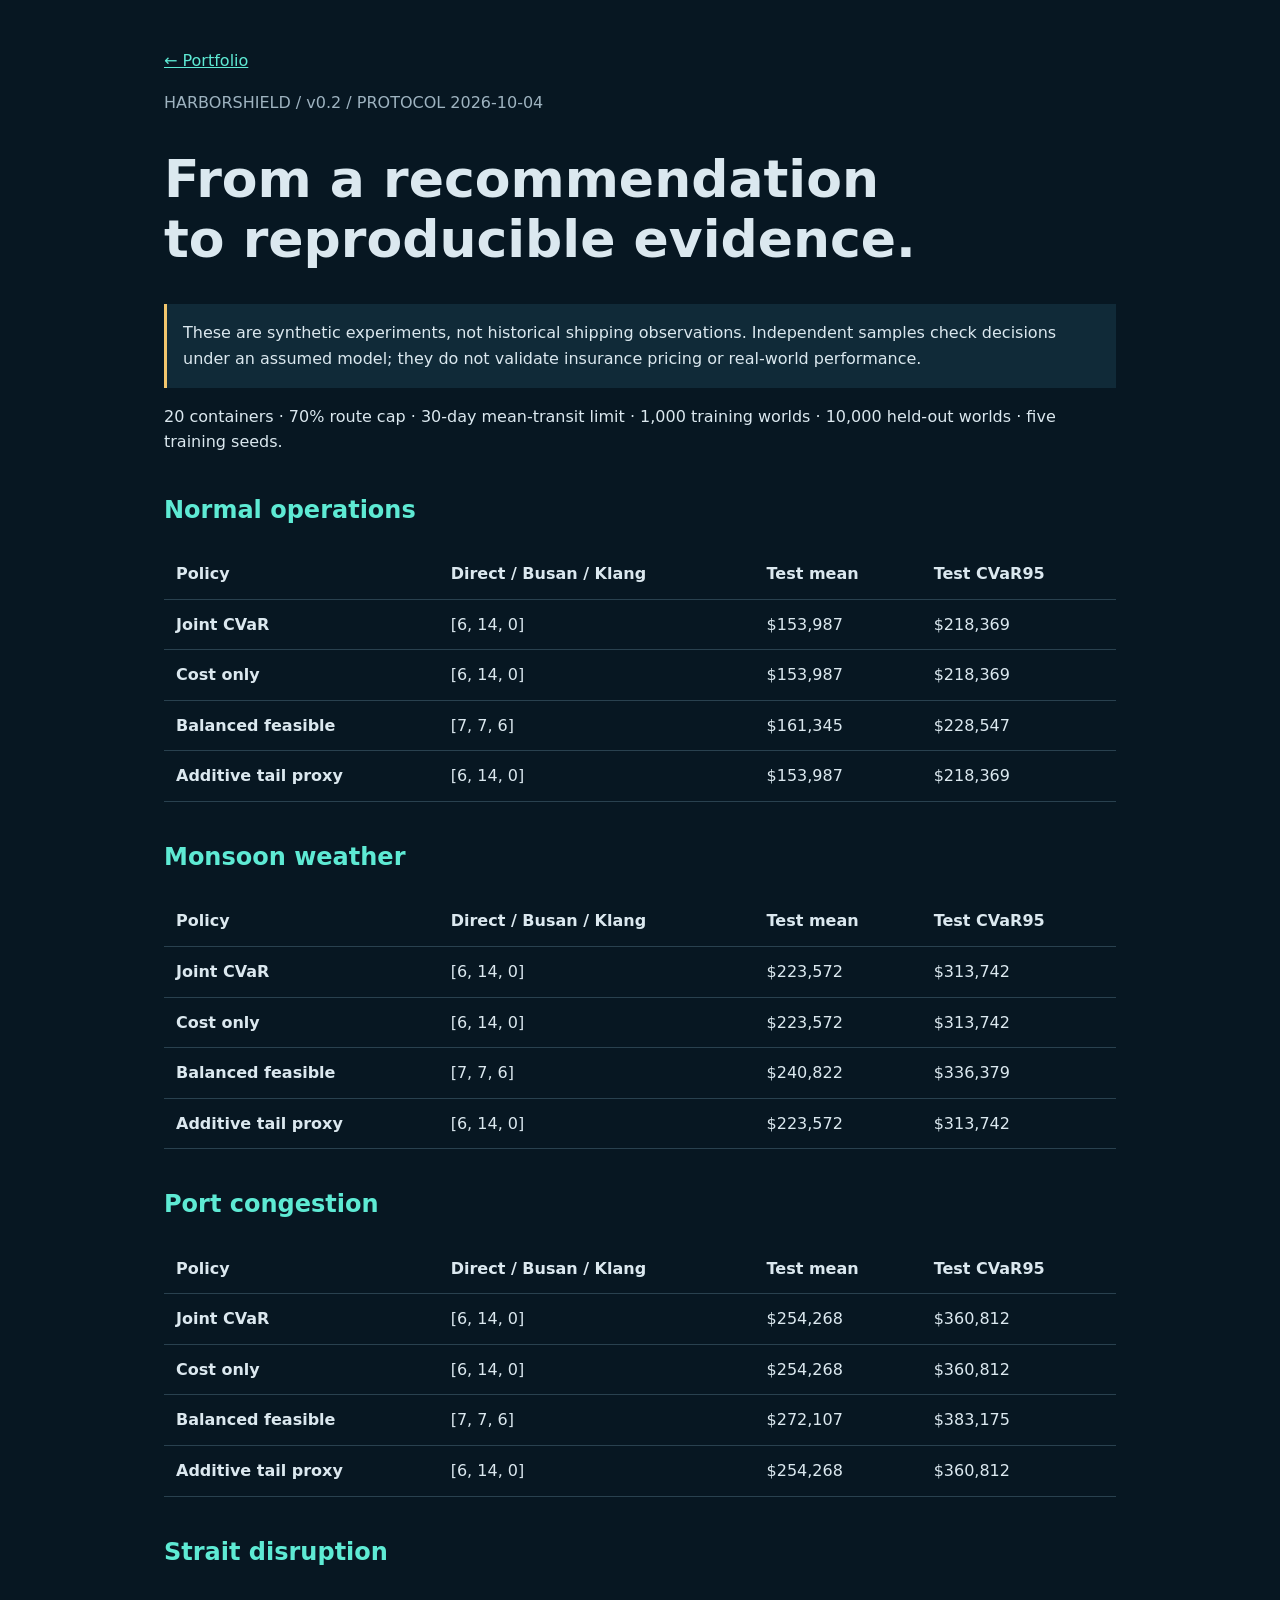
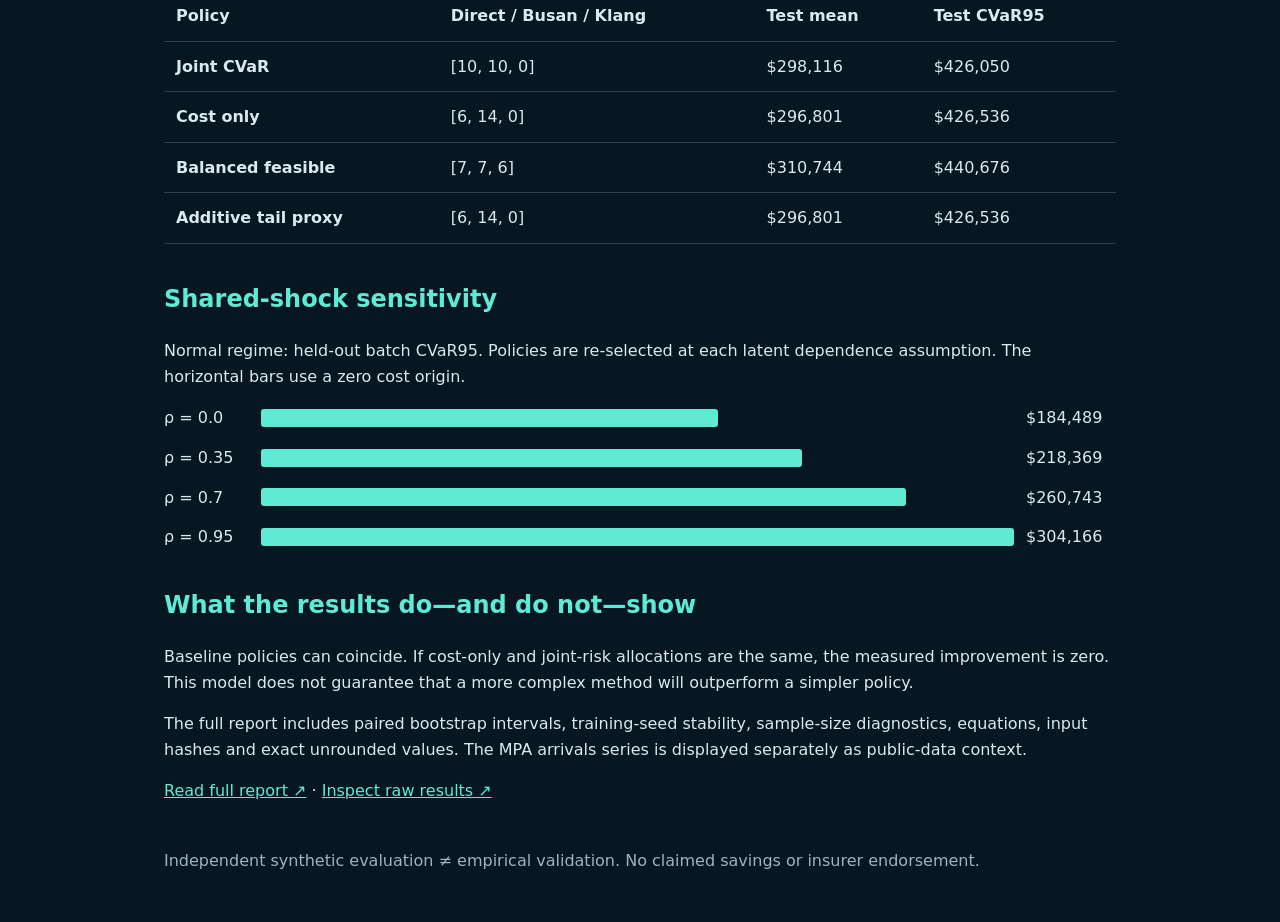
<file: experiment.html>
<!doctype html><html lang='en'><head><meta charset='utf-8'><meta name='viewport' content='width=device-width, initial-scale=1'><meta name='description' content='Reproducible synthetic joint-risk experiments for HarborShield.'><title>HarborShield · Experiment evidence</title><style>*{box-sizing:border-box}body{margin:0;background:#071722;color:#dbe8ef;font:16px/1.6 system-ui,sans-serif}main{max-width:1000px;margin:auto;padding:48px 24px}h1{font-size:clamp(30px,6vw,52px);line-height:1.15}h2{color:#5eead4;font-size:24px}a{color:#5eead4}section{margin:36px 0}.notice{border-left:3px solid #f2c66d;padding:16px;background:#102a38}table{border-collapse:collapse;min-width:620px;width:100%}th,td{text-align:left;padding:12px;border-bottom:1px solid #29414f}.scroll{overflow:auto}.bar-row{display:grid;grid-template-columns:85px 1fr 90px;gap:12px;align-items:center;margin:14px 0}.bar{height:18px;background:#5eead4;border-radius:3px}.muted{color:#9eb3c0}footer{margin-top:44px}</style></head><body><main><a href='./'>← Portfolio</a><p class='muted'>HARBORSHIELD / v0.2 / PROTOCOL 2026-10-04</p><h1>From a recommendation<br>to reproducible evidence.</h1><p class='notice'>These are synthetic experiments, not historical shipping observations. Independent samples check decisions under an assumed model; they do not validate insurance pricing or real-world performance.</p><p>20 containers · 70% route cap · 30-day mean-transit limit · 1,000 training worlds · 10,000 held-out worlds · five training seeds.</p><section><h2>Normal operations</h2><div class='scroll'><table><thead><tr><th>Policy</th><th>Direct / Busan / Klang</th><th>Test mean</th><th>Test CVaR95</th></tr></thead><tbody><tr><th scope='row'>Joint CVaR</th><td>[6, 14, 0]</td><td>$153,987</td><td>$218,369</td></tr><tr><th scope='row'>Cost only</th><td>[6, 14, 0]</td><td>$153,987</td><td>$218,369</td></tr><tr><th scope='row'>Balanced feasible</th><td>[7, 7, 6]</td><td>$161,345</td><td>$228,547</td></tr><tr><th scope='row'>Additive tail proxy</th><td>[6, 14, 0]</td><td>$153,987</td><td>$218,369</td></tr></tbody></table></div></section><section><h2>Monsoon weather</h2><div class='scroll'><table><thead><tr><th>Policy</th><th>Direct / Busan / Klang</th><th>Test mean</th><th>Test CVaR95</th></tr></thead><tbody><tr><th scope='row'>Joint CVaR</th><td>[6, 14, 0]</td><td>$223,572</td><td>$313,742</td></tr><tr><th scope='row'>Cost only</th><td>[6, 14, 0]</td><td>$223,572</td><td>$313,742</td></tr><tr><th scope='row'>Balanced feasible</th><td>[7, 7, 6]</td><td>$240,822</td><td>$336,379</td></tr><tr><th scope='row'>Additive tail proxy</th><td>[6, 14, 0]</td><td>$223,572</td><td>$313,742</td></tr></tbody></table></div></section><section><h2>Port congestion</h2><div class='scroll'><table><thead><tr><th>Policy</th><th>Direct / Busan / Klang</th><th>Test mean</th><th>Test CVaR95</th></tr></thead><tbody><tr><th scope='row'>Joint CVaR</th><td>[6, 14, 0]</td><td>$254,268</td><td>$360,812</td></tr><tr><th scope='row'>Cost only</th><td>[6, 14, 0]</td><td>$254,268</td><td>$360,812</td></tr><tr><th scope='row'>Balanced feasible</th><td>[7, 7, 6]</td><td>$272,107</td><td>$383,175</td></tr><tr><th scope='row'>Additive tail proxy</th><td>[6, 14, 0]</td><td>$254,268</td><td>$360,812</td></tr></tbody></table></div></section><section><h2>Strait disruption</h2><div class='scroll'><table><thead><tr><th>Policy</th><th>Direct / Busan / Klang</th><th>Test mean</th><th>Test CVaR95</th></tr></thead><tbody><tr><th scope='row'>Joint CVaR</th><td>[10, 10, 0]</td><td>$298,116</td><td>$426,050</td></tr><tr><th scope='row'>Cost only</th><td>[6, 14, 0]</td><td>$296,801</td><td>$426,536</td></tr><tr><th scope='row'>Balanced feasible</th><td>[7, 7, 6]</td><td>$310,744</td><td>$440,676</td></tr><tr><th scope='row'>Additive tail proxy</th><td>[6, 14, 0]</td><td>$296,801</td><td>$426,536</td></tr></tbody></table></div></section><section><h2>Shared-shock sensitivity</h2><p>Normal regime: held-out batch CVaR95. Policies are re-selected at each latent dependence assumption. The horizontal bars use a zero cost origin.</p><div class='bar-row'><span>ρ = 0.0</span><div class='bar' style='width:60.65%'></div><span>$184,489</span></div><div class='bar-row'><span>ρ = 0.35</span><div class='bar' style='width:71.79%'></div><span>$218,369</span></div><div class='bar-row'><span>ρ = 0.7</span><div class='bar' style='width:85.72%'></div><span>$260,743</span></div><div class='bar-row'><span>ρ = 0.95</span><div class='bar' style='width:100.00%'></div><span>$304,166</span></div></section><section><h2>What the results do—and do not—show</h2><p>Baseline policies can coincide. If cost-only and joint-risk allocations are the same, the measured improvement is zero. This model does not guarantee that a more complex method will outperform a simpler policy.</p><p>The full report includes paired bootstrap intervals, training-seed stability, sample-size diagnostics, equations, input hashes and exact unrounded values. The MPA arrivals series is displayed separately as public-data context.</p><p><a href='https://github.com/sitora77/harborshield/blob/main/docs/EXPERIMENT_REPORT.md'>Read full report ↗</a> · <a href='https://github.com/sitora77/harborshield/blob/main/reports/experiments.json'>Inspect raw results ↗</a></p></section><footer class='muted'>Independent synthetic evaluation ≠ empirical validation. No claimed savings or insurer endorsement.</footer></main></body></html>
</file>
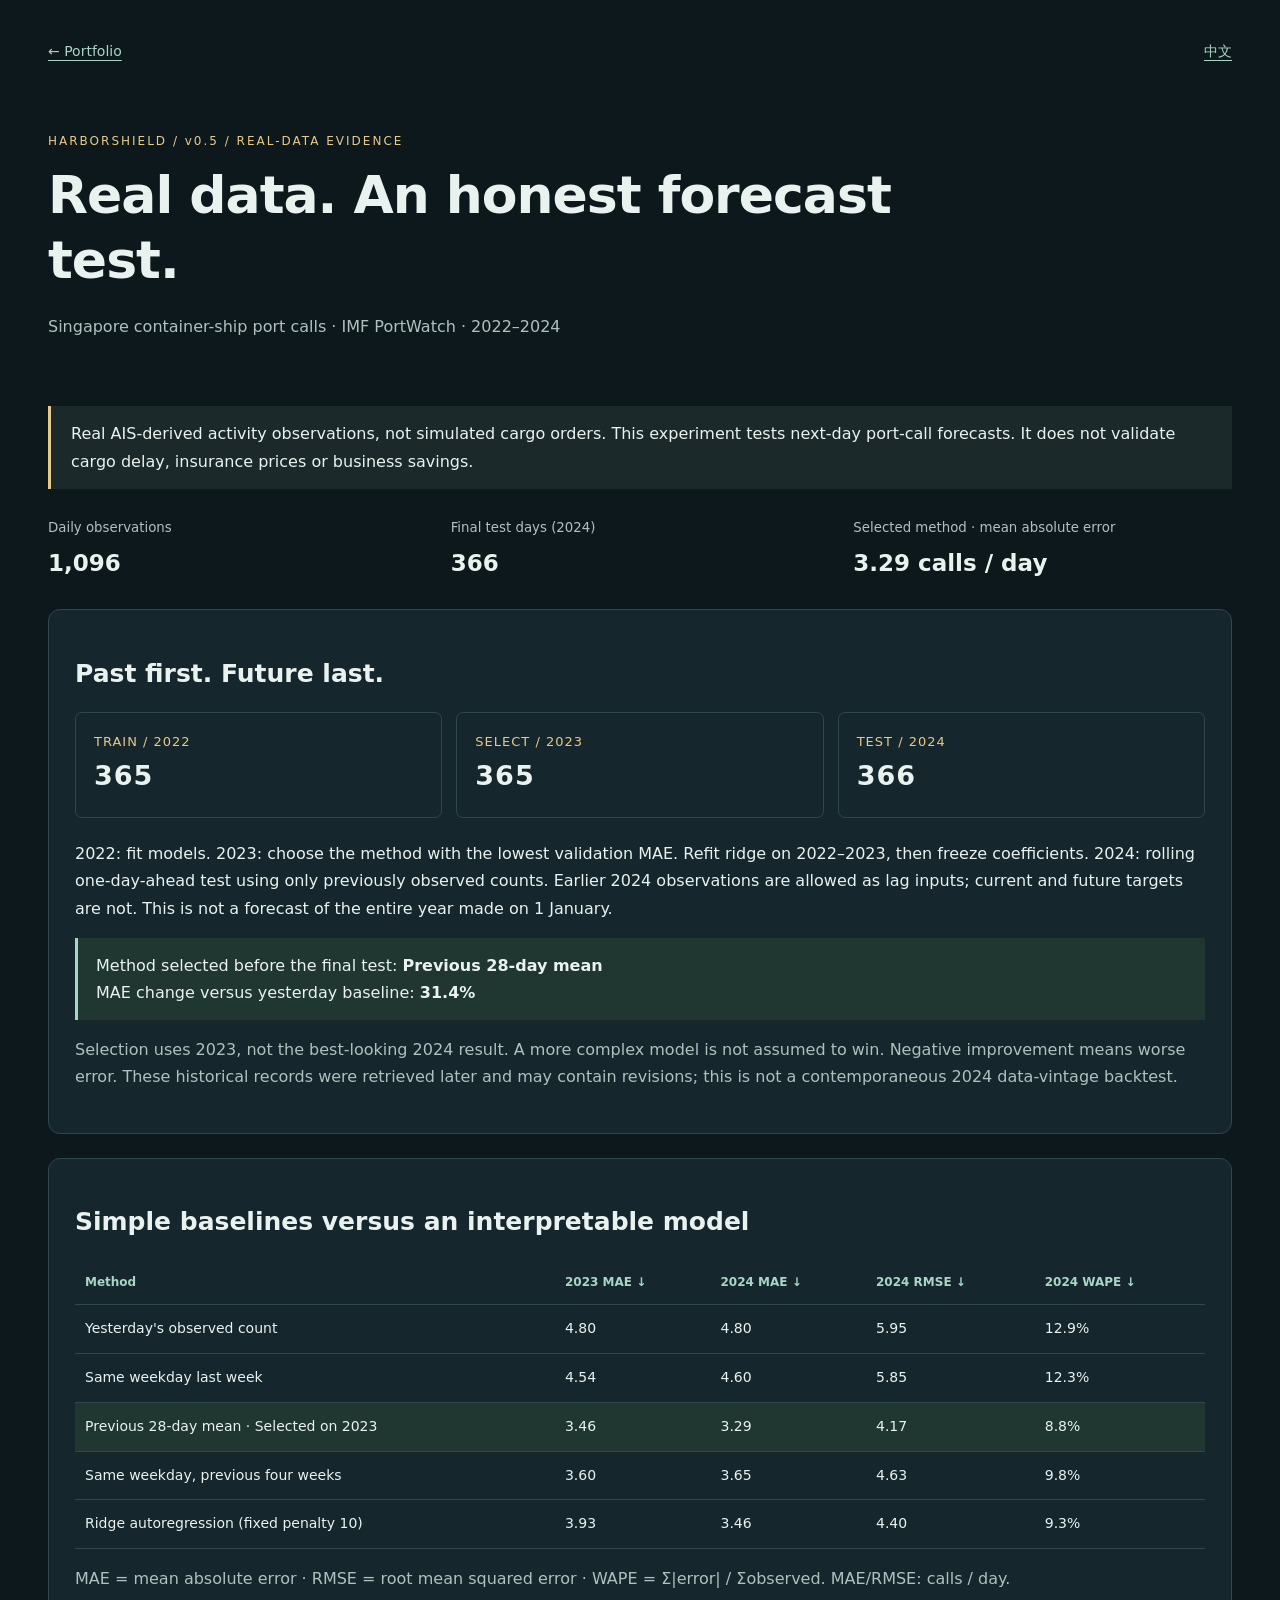
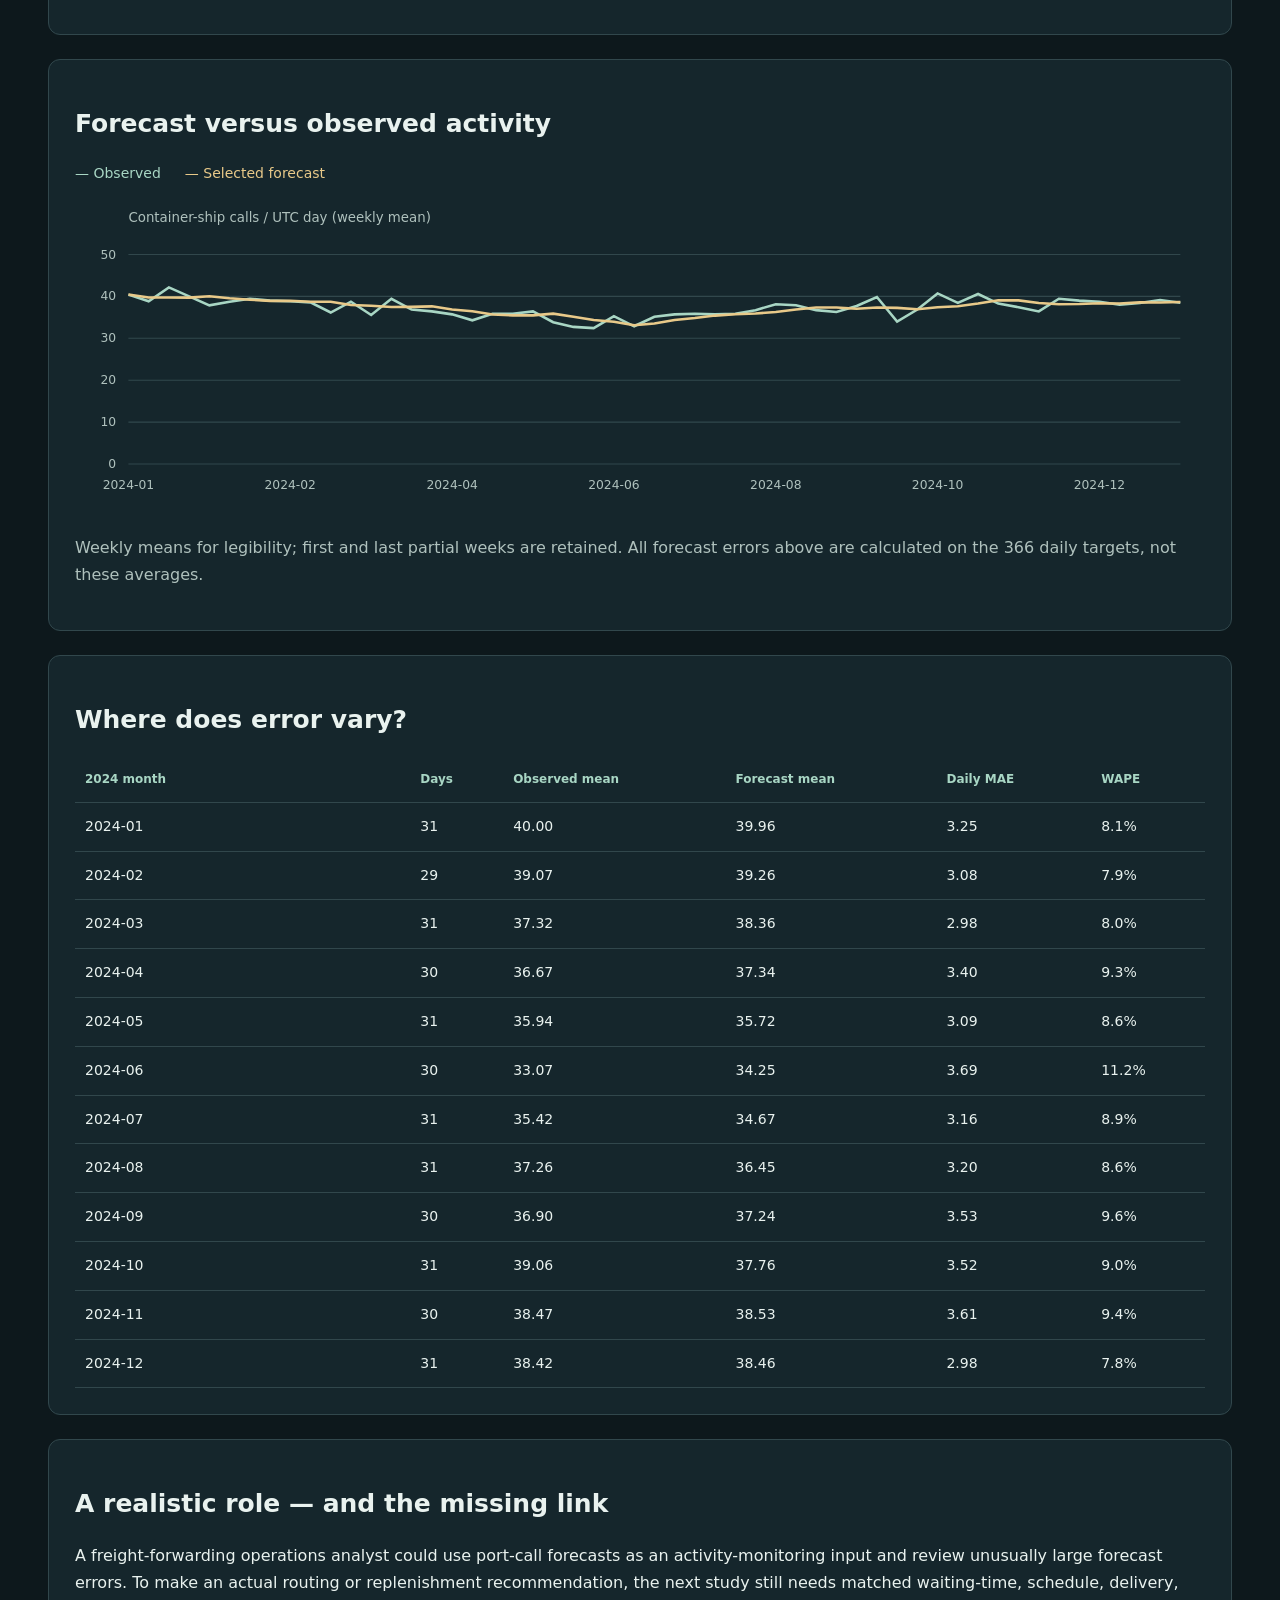
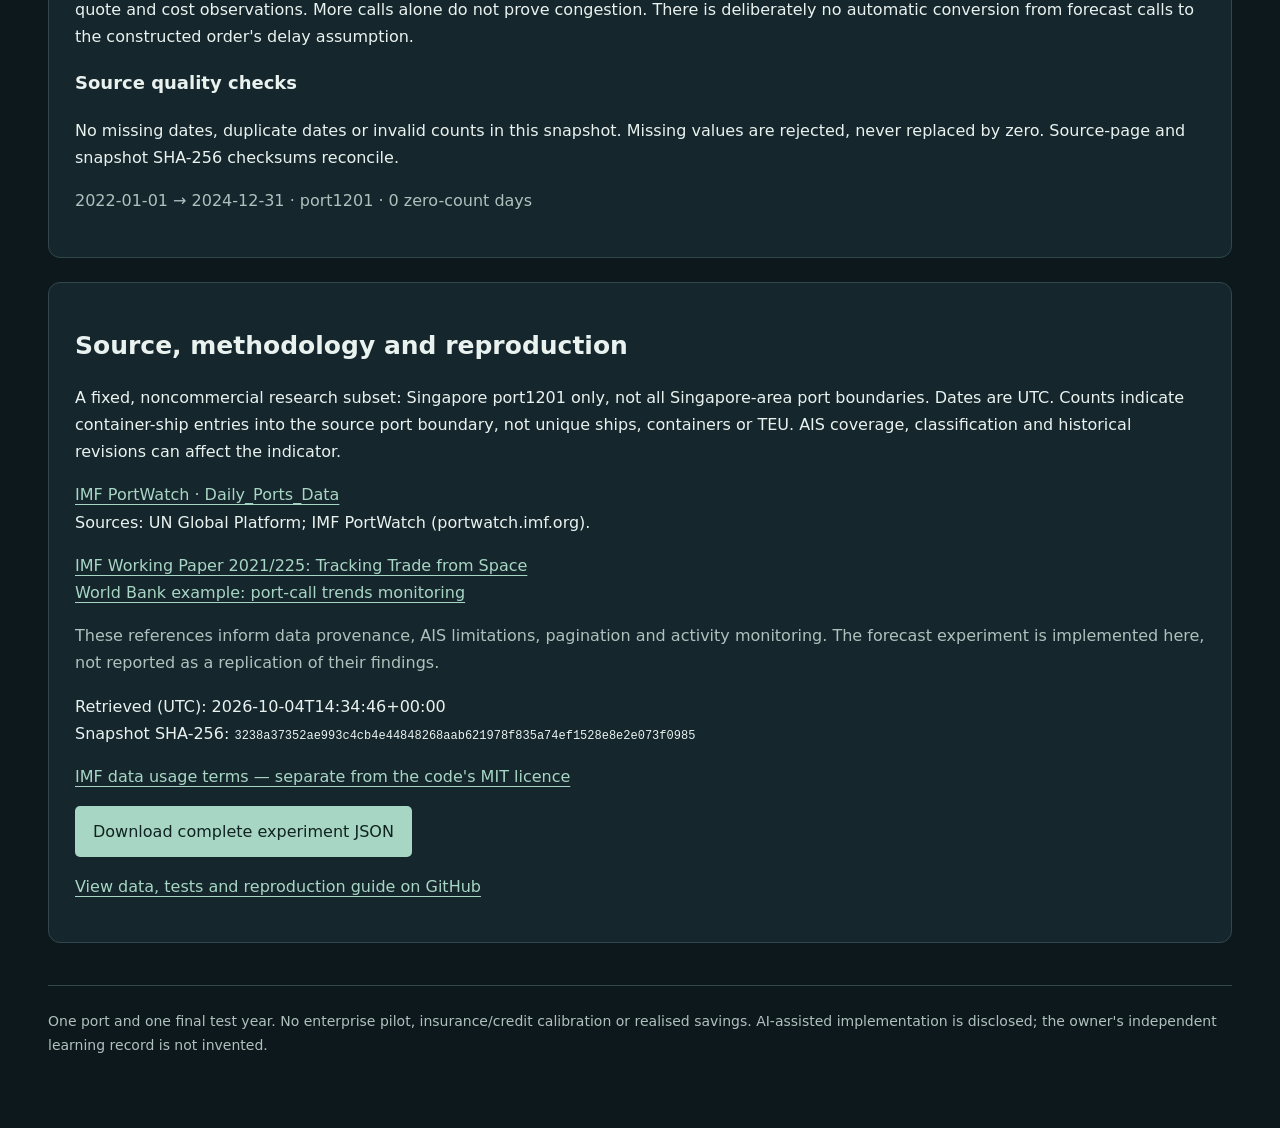
<file: real-data-en.html>
<!doctype html>
<html lang="en"><head><meta charset="utf-8"><meta name="viewport" content="width=device-width,initial-scale=1">
<meta name="description" content="Singapore container-ship port calls · IMF PortWatch · 2022–2024"><title>HarborShield · Real data. An honest forecast test.</title>
<link rel="stylesheet" href="real-data.css"></head><body><main>
<nav aria-label="Navigation"><a href="index.html">← Portfolio</a><a href="real-data.html" lang="zh">中文</a></nav>
<header><p class="eyebrow">HARBORSHIELD / v0.5 / REAL-DATA EVIDENCE</p><h1>Real data. An honest forecast test.</h1><p class="subtitle">Singapore container-ship port calls · IMF PortWatch · 2022–2024</p></header>
<p class="boundary">Real AIS-derived activity observations, not simulated cargo orders. This experiment tests next-day port-call forecasts. It does not validate cargo delay, insurance prices or business savings.</p>
<section class="metrics" aria-label="Key results"><div class="metric"><small>Daily observations</small><strong>1,096</strong></div>
<div class="metric"><small>Final test days (2024)</small><strong>366</strong></div>
<div class="metric"><small>Selected method · mean absolute error</small><strong>3.29 calls / day</strong></div></section>
<section class="panel"><h2>Past first. Future last.</h2><div class="split"><div>TRAIN / 2022<strong>365</strong></div><div>SELECT / 2023<strong>365</strong></div><div>TEST / 2024<strong>366</strong></div></div><p>2022: fit models. 2023: choose the method with the lowest validation MAE. Refit ridge on 2022–2023, then freeze coefficients. 2024: rolling one-day-ahead test using only previously observed counts. Earlier 2024 observations are allowed as lag inputs; current and future targets are not. This is not a forecast of the entire year made on 1 January.</p>
<p class="decision-notice">Method selected before the final test: <strong>Previous 28-day mean</strong><br>MAE change versus yesterday baseline: <strong>31.4%</strong></p><p class="note">Selection uses 2023, not the best-looking 2024 result. A more complex model is not assumed to win. Negative improvement means worse error. These historical records were retrieved later and may contain revisions; this is not a contemporaneous 2024 data-vintage backtest.</p></section>
<section class="panel"><h2>Simple baselines versus an interpretable model</h2><div class="table-scroll"><table><thead><tr><th scope="col">Method</th><th scope="col">2023 MAE ↓</th><th scope="col">2024 MAE ↓</th><th scope="col">2024 RMSE ↓</th><th scope="col">2024 WAPE ↓</th></tr></thead><tbody><tr><td>Yesterday&#x27;s observed count</td><td>4.80</td><td>4.80</td><td>5.95</td><td>12.9%</td></tr><tr><td>Same weekday last week</td><td>4.54</td><td>4.60</td><td>5.85</td><td>12.3%</td></tr><tr class="selected"><td>Previous 28-day mean · Selected on 2023</td><td>3.46</td><td>3.29</td><td>4.17</td><td>8.8%</td></tr><tr><td>Same weekday, previous four weeks</td><td>3.60</td><td>3.65</td><td>4.63</td><td>9.8%</td></tr><tr><td>Ridge autoregression (fixed penalty 10)</td><td>3.93</td><td>3.46</td><td>4.40</td><td>9.3%</td></tr></tbody></table></div><p class="note">MAE = mean absolute error · RMSE = root mean squared error · WAPE = Σ|error| / Σobserved. MAE/RMSE: calls / day.</p></section>
<section class="panel"><h2>Forecast versus observed activity</h2><p class="legend"><span class="observed">— Observed</span> <span class="forecast">— Selected forecast</span></p><svg viewBox="0 0 1100 310" role="img" aria-labelledby="chart-title chart-desc"><title id="chart-title">Forecast versus observed activity</title><desc id="chart-desc">Weekly means for legibility; first and last partial weeks are retained. All forecast errors above are calculated on the 366 daily targets, not these averages.</desc><text x="52" y="22" fill="#afc1bd" font-size="13">Container-ship calls / UTC day (weekly mean)</text><line x1="52" y1="258.0" x2="1076" y2="258.0" stroke="#31474c"/><text x="40" y="262.0" text-anchor="end" fill="#afc1bd" font-size="12">0</text><line x1="52" y1="217.2" x2="1076" y2="217.2" stroke="#31474c"/><text x="40" y="221.2" text-anchor="end" fill="#afc1bd" font-size="12">10</text><line x1="52" y1="176.4" x2="1076" y2="176.4" stroke="#31474c"/><text x="40" y="180.4" text-anchor="end" fill="#afc1bd" font-size="12">20</text><line x1="52" y1="135.6" x2="1076" y2="135.6" stroke="#31474c"/><text x="40" y="139.6" text-anchor="end" fill="#afc1bd" font-size="12">30</text><line x1="52" y1="94.8" x2="1076" y2="94.8" stroke="#31474c"/><text x="40" y="98.8" text-anchor="end" fill="#afc1bd" font-size="12">40</text><line x1="52" y1="54.0" x2="1076" y2="54.0" stroke="#31474c"/><text x="40" y="58.0" text-anchor="end" fill="#afc1bd" font-size="12">50</text><text x="52.0" y="282" text-anchor="middle" fill="#afc1bd" font-size="12">2024-01</text><text x="209.5" y="282" text-anchor="middle" fill="#afc1bd" font-size="12">2024-02</text><text x="367.1" y="282" text-anchor="middle" fill="#afc1bd" font-size="12">2024-04</text><text x="524.6" y="282" text-anchor="middle" fill="#afc1bd" font-size="12">2024-06</text><text x="682.2" y="282" text-anchor="middle" fill="#afc1bd" font-size="12">2024-08</text><text x="839.7" y="282" text-anchor="middle" fill="#afc1bd" font-size="12">2024-10</text><text x="997.2" y="282" text-anchor="middle" fill="#afc1bd" font-size="12">2024-12</text><polyline points="52.0,93.1 71.7,99.5 91.4,86.1 111.1,94.8 130.8,103.5 150.5,100.0 170.2,97.1 189.8,98.9 209.5,99.5 229.2,100.6 248.9,110.5 268.6,100.0 288.3,112.9 308.0,97.1 327.7,107.6 347.4,109.4 367.1,112.3 386.8,118.1 406.5,111.7 426.2,111.7 445.8,109.4 465.5,119.9 485.2,124.5 504.9,125.7 524.6,114.0 544.3,123.9 564.0,114.6 583.7,112.3 603.4,111.7 623.1,112.3 642.8,111.7 662.5,108.2 682.2,102.4 701.8,103.5 721.5,108.2 741.2,110.0 760.9,104.1 780.6,95.4 800.3,119.3 820.0,107.6 839.7,91.9 859.4,101.2 879.1,92.5 898.8,101.8 918.5,105.3 938.2,109.4 957.8,97.1 977.5,98.9 997.2,100.0 1016.9,103.0 1036.6,101.2 1056.3,98.3 1076.0,100.9" fill="none" stroke="#a8d6c4" stroke-width="2.5"/><polyline points="52.0,92.9 71.7,95.9 91.4,95.9 111.1,96.0 130.8,94.7 150.5,96.6 170.2,98.0 189.8,99.2 209.5,99.1 229.2,100.0 248.9,100.1 268.6,103.1 288.3,103.9 308.0,105.1 327.7,105.0 347.4,104.5 367.1,107.5 386.8,109.3 406.5,112.5 426.2,113.3 445.8,113.3 465.5,111.6 485.2,114.7 504.9,117.7 524.6,119.5 544.3,122.9 564.0,121.2 583.7,117.7 603.4,115.9 623.1,113.5 642.8,112.2 662.5,111.5 682.2,110.0 701.8,107.6 721.5,105.6 741.2,105.6 760.9,106.9 780.6,105.7 800.3,106.0 820.0,107.4 839.7,105.4 859.4,104.4 879.1,101.8 898.8,98.5 918.5,98.7 938.2,101.2 957.8,102.4 977.5,102.2 997.2,101.5 1016.9,101.7 1036.6,100.6 1056.3,100.8 1076.0,100.3" fill="none" stroke="#e8c989" stroke-width="2.5"/></svg><p class="note">Weekly means for legibility; first and last partial weeks are retained. All forecast errors above are calculated on the 366 daily targets, not these averages.</p></section>
<section class="panel"><h2>Where does error vary?</h2><div class="table-scroll"><table><thead><tr><th scope="col">2024 month</th><th scope="col">Days</th><th scope="col">Observed mean</th><th scope="col">Forecast mean</th><th scope="col">Daily MAE</th><th scope="col">WAPE</th></tr></thead><tbody><tr><td>2024-01</td><td>31</td><td>40.00</td><td>39.96</td><td>3.25</td><td>8.1%</td></tr><tr><td>2024-02</td><td>29</td><td>39.07</td><td>39.26</td><td>3.08</td><td>7.9%</td></tr><tr><td>2024-03</td><td>31</td><td>37.32</td><td>38.36</td><td>2.98</td><td>8.0%</td></tr><tr><td>2024-04</td><td>30</td><td>36.67</td><td>37.34</td><td>3.40</td><td>9.3%</td></tr><tr><td>2024-05</td><td>31</td><td>35.94</td><td>35.72</td><td>3.09</td><td>8.6%</td></tr><tr><td>2024-06</td><td>30</td><td>33.07</td><td>34.25</td><td>3.69</td><td>11.2%</td></tr><tr><td>2024-07</td><td>31</td><td>35.42</td><td>34.67</td><td>3.16</td><td>8.9%</td></tr><tr><td>2024-08</td><td>31</td><td>37.26</td><td>36.45</td><td>3.20</td><td>8.6%</td></tr><tr><td>2024-09</td><td>30</td><td>36.90</td><td>37.24</td><td>3.53</td><td>9.6%</td></tr><tr><td>2024-10</td><td>31</td><td>39.06</td><td>37.76</td><td>3.52</td><td>9.0%</td></tr><tr><td>2024-11</td><td>30</td><td>38.47</td><td>38.53</td><td>3.61</td><td>9.4%</td></tr><tr><td>2024-12</td><td>31</td><td>38.42</td><td>38.46</td><td>2.98</td><td>7.8%</td></tr></tbody></table></div></section>
<section class="panel"><h2>A realistic role — and the missing link</h2><p>A freight-forwarding operations analyst could use port-call forecasts as an activity-monitoring input and review unusually large forecast errors. To make an actual routing or replenishment recommendation, the next study still needs matched waiting-time, schedule, delivery, quote and cost observations. More calls alone do not prove congestion. There is deliberately no automatic conversion from forecast calls to the constructed order&#x27;s delay assumption.</p><h3>Source quality checks</h3><p>No missing dates, duplicate dates or invalid counts in this snapshot. Missing values are rejected, never replaced by zero. Source-page and snapshot SHA-256 checksums reconcile.</p><p class="note">2022-01-01 → 2024-12-31 · port1201 · 0 zero-count days</p></section>
<section class="panel"><h2>Source, methodology and reproduction</h2><p>A fixed, noncommercial research subset: Singapore port1201 only, not all Singapore-area port boundaries. Dates are UTC. Counts indicate container-ship entries into the source port boundary, not unique ships, containers or TEU. AIS coverage, classification and historical revisions can affect the indicator.</p><p><a href="https://portwatch.imf.org/datasets/83b1bbc7b3354c5fb1f40673bb8f852e/about">IMF PortWatch · Daily_Ports_Data</a><br>Sources: UN Global Platform; IMF PortWatch (portwatch.imf.org).</p>
<p><a href="https://www.imf.org/en/Publications/WP/Issues/2021/08/20/Tracking-Trade-from-Space-An-Application-to-Pacific-Island-Countries-464345">IMF Working Paper 2021/225: Tracking Trade from Space</a><br>
<a href="https://worldbank.github.io/alternative-data-for-crisis/notebooks/disruptions-business-trade/port-calls-trends-monitor.html">World Bank example: port-call trends monitoring</a></p><p class="note">These references inform data provenance, AIS limitations, pagination and activity monitoring. The forecast experiment is implemented here, not reported as a replication of their findings.</p>
<p>Retrieved (UTC): 2026-10-04T14:34:46+00:00<br>Snapshot SHA-256: <code class="digest">3238a37352ae993c4cb4e44848268aab621978f835a74ef1528e8e2e073f0985</code></p>
<p><a href="https://www.imf.org/en/about/copyright-and-terms">IMF data usage terms — separate from the code&#x27;s MIT licence</a></p>
<p><a class="download" href="real-data-report.json" download>Download complete experiment JSON</a></p><p><a href="https://github.com/sitora77/harborshield/blob/main/docs/REAL_DATA_GUIDE_ZH.md">View data, tests and reproduction guide on GitHub</a></p></section>
<footer>One port and one final test year. No enterprise pilot, insurance/credit calibration or realised savings. AI-assisted implementation is disclosed; the owner&#x27;s independent learning record is not invented.</footer></main></body></html>
</file>
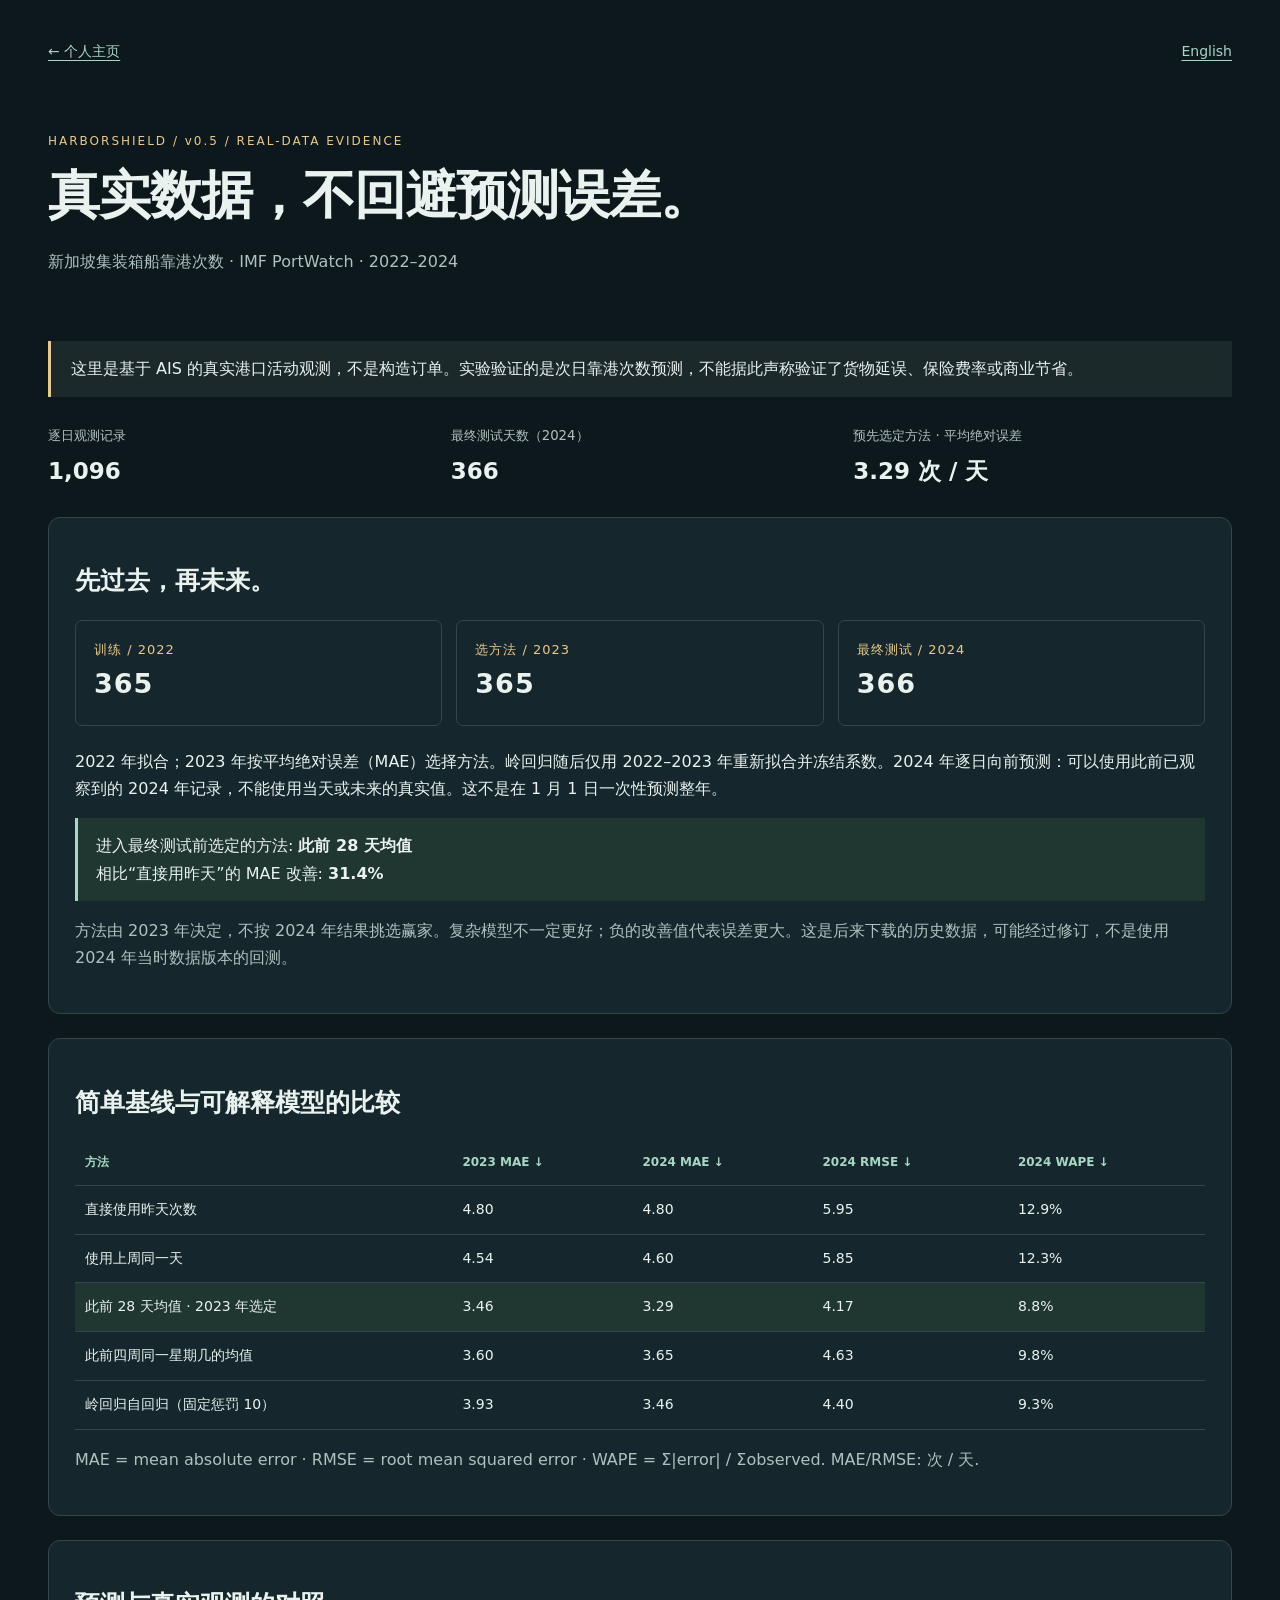
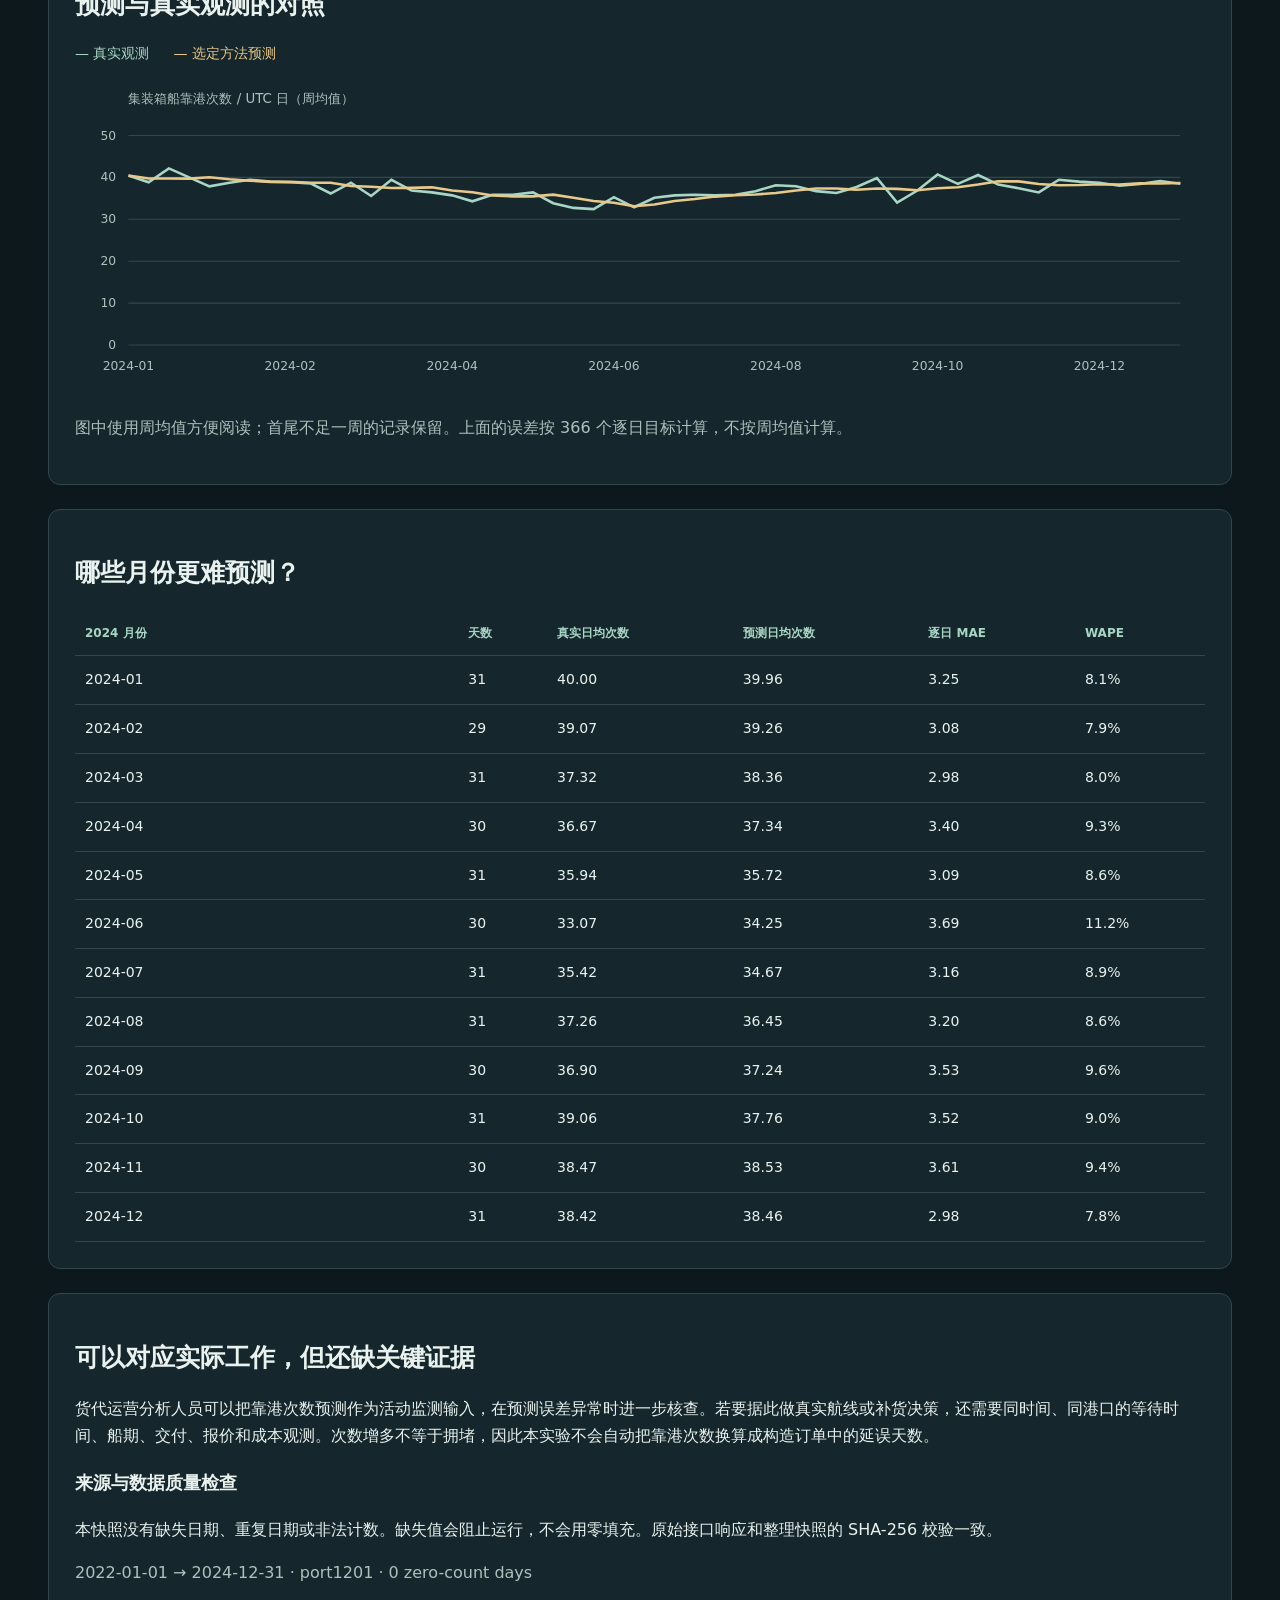
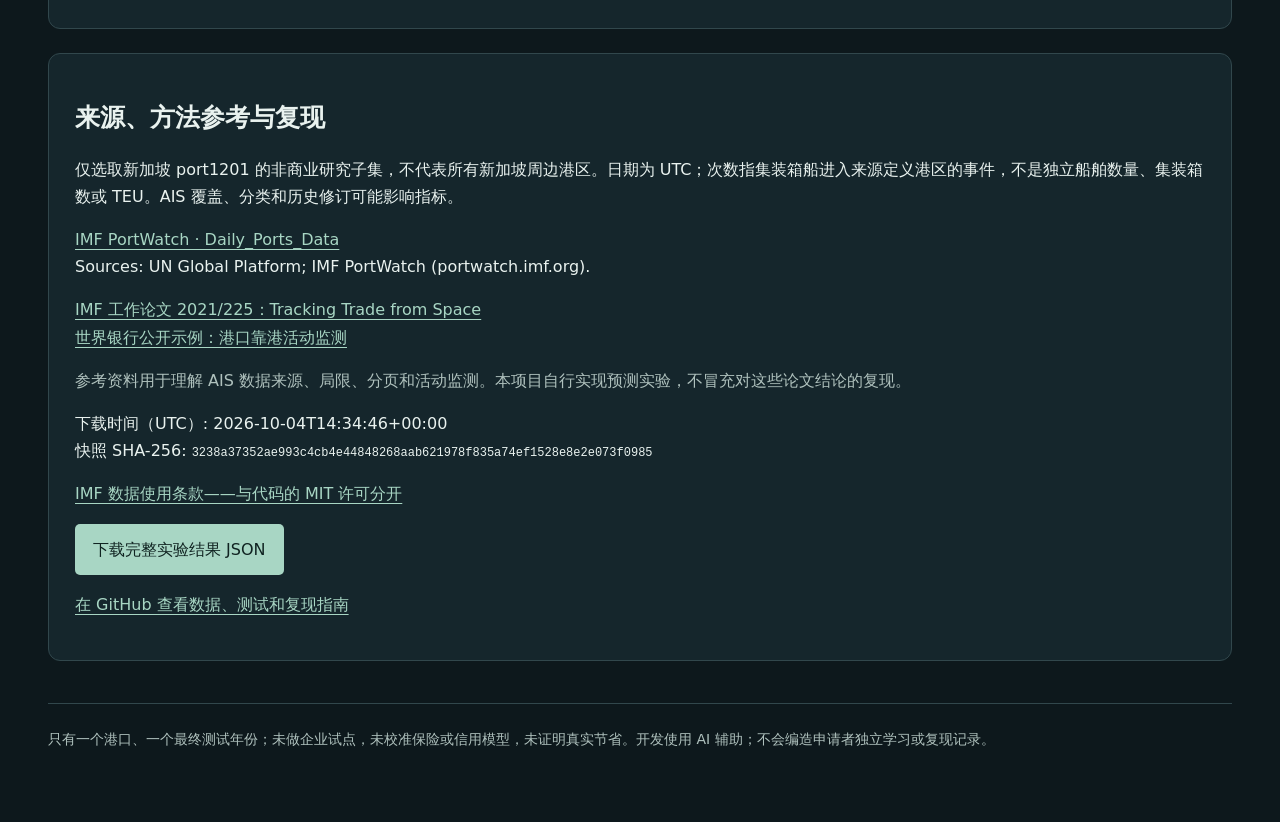
<file: real-data.html>
<!doctype html>
<html lang="zh"><head><meta charset="utf-8"><meta name="viewport" content="width=device-width,initial-scale=1">
<meta name="description" content="新加坡集装箱船靠港次数 · IMF PortWatch · 2022–2024"><title>HarborShield · 真实数据，不回避预测误差。</title>
<link rel="stylesheet" href="real-data.css"></head><body><main>
<nav aria-label="Navigation"><a href="index.html">← 个人主页</a><a href="real-data-en.html" lang="en">English</a></nav>
<header><p class="eyebrow">HARBORSHIELD / v0.5 / REAL-DATA EVIDENCE</p><h1>真实数据，不回避预测误差。</h1><p class="subtitle">新加坡集装箱船靠港次数 · IMF PortWatch · 2022–2024</p></header>
<p class="boundary">这里是基于 AIS 的真实港口活动观测，不是构造订单。实验验证的是次日靠港次数预测，不能据此声称验证了货物延误、保险费率或商业节省。</p>
<section class="metrics" aria-label="Key results"><div class="metric"><small>逐日观测记录</small><strong>1,096</strong></div>
<div class="metric"><small>最终测试天数（2024）</small><strong>366</strong></div>
<div class="metric"><small>预先选定方法 · 平均绝对误差</small><strong>3.29 次 / 天</strong></div></section>
<section class="panel"><h2>先过去，再未来。</h2><div class="split"><div>训练 / 2022<strong>365</strong></div><div>选方法 / 2023<strong>365</strong></div><div>最终测试 / 2024<strong>366</strong></div></div><p>2022 年拟合；2023 年按平均绝对误差（MAE）选择方法。岭回归随后仅用 2022–2023 年重新拟合并冻结系数。2024 年逐日向前预测：可以使用此前已观察到的 2024 年记录，不能使用当天或未来的真实值。这不是在 1 月 1 日一次性预测整年。</p>
<p class="decision-notice">进入最终测试前选定的方法: <strong>此前 28 天均值</strong><br>相比“直接用昨天”的 MAE 改善: <strong>31.4%</strong></p><p class="note">方法由 2023 年决定，不按 2024 年结果挑选赢家。复杂模型不一定更好；负的改善值代表误差更大。这是后来下载的历史数据，可能经过修订，不是使用 2024 年当时数据版本的回测。</p></section>
<section class="panel"><h2>简单基线与可解释模型的比较</h2><div class="table-scroll"><table><thead><tr><th scope="col">方法</th><th scope="col">2023 MAE ↓</th><th scope="col">2024 MAE ↓</th><th scope="col">2024 RMSE ↓</th><th scope="col">2024 WAPE ↓</th></tr></thead><tbody><tr><td>直接使用昨天次数</td><td>4.80</td><td>4.80</td><td>5.95</td><td>12.9%</td></tr><tr><td>使用上周同一天</td><td>4.54</td><td>4.60</td><td>5.85</td><td>12.3%</td></tr><tr class="selected"><td>此前 28 天均值 · 2023 年选定</td><td>3.46</td><td>3.29</td><td>4.17</td><td>8.8%</td></tr><tr><td>此前四周同一星期几的均值</td><td>3.60</td><td>3.65</td><td>4.63</td><td>9.8%</td></tr><tr><td>岭回归自回归（固定惩罚 10）</td><td>3.93</td><td>3.46</td><td>4.40</td><td>9.3%</td></tr></tbody></table></div><p class="note">MAE = mean absolute error · RMSE = root mean squared error · WAPE = Σ|error| / Σobserved. MAE/RMSE: 次 / 天.</p></section>
<section class="panel"><h2>预测与真实观测的对照</h2><p class="legend"><span class="observed">— 真实观测</span> <span class="forecast">— 选定方法预测</span></p><svg viewBox="0 0 1100 310" role="img" aria-labelledby="chart-title chart-desc"><title id="chart-title">预测与真实观测的对照</title><desc id="chart-desc">图中使用周均值方便阅读；首尾不足一周的记录保留。上面的误差按 366 个逐日目标计算，不按周均值计算。</desc><text x="52" y="22" fill="#afc1bd" font-size="13">集装箱船靠港次数 / UTC 日（周均值）</text><line x1="52" y1="258.0" x2="1076" y2="258.0" stroke="#31474c"/><text x="40" y="262.0" text-anchor="end" fill="#afc1bd" font-size="12">0</text><line x1="52" y1="217.2" x2="1076" y2="217.2" stroke="#31474c"/><text x="40" y="221.2" text-anchor="end" fill="#afc1bd" font-size="12">10</text><line x1="52" y1="176.4" x2="1076" y2="176.4" stroke="#31474c"/><text x="40" y="180.4" text-anchor="end" fill="#afc1bd" font-size="12">20</text><line x1="52" y1="135.6" x2="1076" y2="135.6" stroke="#31474c"/><text x="40" y="139.6" text-anchor="end" fill="#afc1bd" font-size="12">30</text><line x1="52" y1="94.8" x2="1076" y2="94.8" stroke="#31474c"/><text x="40" y="98.8" text-anchor="end" fill="#afc1bd" font-size="12">40</text><line x1="52" y1="54.0" x2="1076" y2="54.0" stroke="#31474c"/><text x="40" y="58.0" text-anchor="end" fill="#afc1bd" font-size="12">50</text><text x="52.0" y="282" text-anchor="middle" fill="#afc1bd" font-size="12">2024-01</text><text x="209.5" y="282" text-anchor="middle" fill="#afc1bd" font-size="12">2024-02</text><text x="367.1" y="282" text-anchor="middle" fill="#afc1bd" font-size="12">2024-04</text><text x="524.6" y="282" text-anchor="middle" fill="#afc1bd" font-size="12">2024-06</text><text x="682.2" y="282" text-anchor="middle" fill="#afc1bd" font-size="12">2024-08</text><text x="839.7" y="282" text-anchor="middle" fill="#afc1bd" font-size="12">2024-10</text><text x="997.2" y="282" text-anchor="middle" fill="#afc1bd" font-size="12">2024-12</text><polyline points="52.0,93.1 71.7,99.5 91.4,86.1 111.1,94.8 130.8,103.5 150.5,100.0 170.2,97.1 189.8,98.9 209.5,99.5 229.2,100.6 248.9,110.5 268.6,100.0 288.3,112.9 308.0,97.1 327.7,107.6 347.4,109.4 367.1,112.3 386.8,118.1 406.5,111.7 426.2,111.7 445.8,109.4 465.5,119.9 485.2,124.5 504.9,125.7 524.6,114.0 544.3,123.9 564.0,114.6 583.7,112.3 603.4,111.7 623.1,112.3 642.8,111.7 662.5,108.2 682.2,102.4 701.8,103.5 721.5,108.2 741.2,110.0 760.9,104.1 780.6,95.4 800.3,119.3 820.0,107.6 839.7,91.9 859.4,101.2 879.1,92.5 898.8,101.8 918.5,105.3 938.2,109.4 957.8,97.1 977.5,98.9 997.2,100.0 1016.9,103.0 1036.6,101.2 1056.3,98.3 1076.0,100.9" fill="none" stroke="#a8d6c4" stroke-width="2.5"/><polyline points="52.0,92.9 71.7,95.9 91.4,95.9 111.1,96.0 130.8,94.7 150.5,96.6 170.2,98.0 189.8,99.2 209.5,99.1 229.2,100.0 248.9,100.1 268.6,103.1 288.3,103.9 308.0,105.1 327.7,105.0 347.4,104.5 367.1,107.5 386.8,109.3 406.5,112.5 426.2,113.3 445.8,113.3 465.5,111.6 485.2,114.7 504.9,117.7 524.6,119.5 544.3,122.9 564.0,121.2 583.7,117.7 603.4,115.9 623.1,113.5 642.8,112.2 662.5,111.5 682.2,110.0 701.8,107.6 721.5,105.6 741.2,105.6 760.9,106.9 780.6,105.7 800.3,106.0 820.0,107.4 839.7,105.4 859.4,104.4 879.1,101.8 898.8,98.5 918.5,98.7 938.2,101.2 957.8,102.4 977.5,102.2 997.2,101.5 1016.9,101.7 1036.6,100.6 1056.3,100.8 1076.0,100.3" fill="none" stroke="#e8c989" stroke-width="2.5"/></svg><p class="note">图中使用周均值方便阅读；首尾不足一周的记录保留。上面的误差按 366 个逐日目标计算，不按周均值计算。</p></section>
<section class="panel"><h2>哪些月份更难预测？</h2><div class="table-scroll"><table><thead><tr><th scope="col">2024 月份</th><th scope="col">天数</th><th scope="col">真实日均次数</th><th scope="col">预测日均次数</th><th scope="col">逐日 MAE</th><th scope="col">WAPE</th></tr></thead><tbody><tr><td>2024-01</td><td>31</td><td>40.00</td><td>39.96</td><td>3.25</td><td>8.1%</td></tr><tr><td>2024-02</td><td>29</td><td>39.07</td><td>39.26</td><td>3.08</td><td>7.9%</td></tr><tr><td>2024-03</td><td>31</td><td>37.32</td><td>38.36</td><td>2.98</td><td>8.0%</td></tr><tr><td>2024-04</td><td>30</td><td>36.67</td><td>37.34</td><td>3.40</td><td>9.3%</td></tr><tr><td>2024-05</td><td>31</td><td>35.94</td><td>35.72</td><td>3.09</td><td>8.6%</td></tr><tr><td>2024-06</td><td>30</td><td>33.07</td><td>34.25</td><td>3.69</td><td>11.2%</td></tr><tr><td>2024-07</td><td>31</td><td>35.42</td><td>34.67</td><td>3.16</td><td>8.9%</td></tr><tr><td>2024-08</td><td>31</td><td>37.26</td><td>36.45</td><td>3.20</td><td>8.6%</td></tr><tr><td>2024-09</td><td>30</td><td>36.90</td><td>37.24</td><td>3.53</td><td>9.6%</td></tr><tr><td>2024-10</td><td>31</td><td>39.06</td><td>37.76</td><td>3.52</td><td>9.0%</td></tr><tr><td>2024-11</td><td>30</td><td>38.47</td><td>38.53</td><td>3.61</td><td>9.4%</td></tr><tr><td>2024-12</td><td>31</td><td>38.42</td><td>38.46</td><td>2.98</td><td>7.8%</td></tr></tbody></table></div></section>
<section class="panel"><h2>可以对应实际工作，但还缺关键证据</h2><p>货代运营分析人员可以把靠港次数预测作为活动监测输入，在预测误差异常时进一步核查。若要据此做真实航线或补货决策，还需要同时间、同港口的等待时间、船期、交付、报价和成本观测。次数增多不等于拥堵，因此本实验不会自动把靠港次数换算成构造订单中的延误天数。</p><h3>来源与数据质量检查</h3><p>本快照没有缺失日期、重复日期或非法计数。缺失值会阻止运行，不会用零填充。原始接口响应和整理快照的 SHA-256 校验一致。</p><p class="note">2022-01-01 → 2024-12-31 · port1201 · 0 zero-count days</p></section>
<section class="panel"><h2>来源、方法参考与复现</h2><p>仅选取新加坡 port1201 的非商业研究子集，不代表所有新加坡周边港区。日期为 UTC；次数指集装箱船进入来源定义港区的事件，不是独立船舶数量、集装箱数或 TEU。AIS 覆盖、分类和历史修订可能影响指标。</p><p><a href="https://portwatch.imf.org/datasets/83b1bbc7b3354c5fb1f40673bb8f852e/about">IMF PortWatch · Daily_Ports_Data</a><br>Sources: UN Global Platform; IMF PortWatch (portwatch.imf.org).</p>
<p><a href="https://www.imf.org/en/Publications/WP/Issues/2021/08/20/Tracking-Trade-from-Space-An-Application-to-Pacific-Island-Countries-464345">IMF 工作论文 2021/225：Tracking Trade from Space</a><br>
<a href="https://worldbank.github.io/alternative-data-for-crisis/notebooks/disruptions-business-trade/port-calls-trends-monitor.html">世界银行公开示例：港口靠港活动监测</a></p><p class="note">参考资料用于理解 AIS 数据来源、局限、分页和活动监测。本项目自行实现预测实验，不冒充对这些论文结论的复现。</p>
<p>下载时间（UTC）: 2026-10-04T14:34:46+00:00<br>快照 SHA-256: <code class="digest">3238a37352ae993c4cb4e44848268aab621978f835a74ef1528e8e2e073f0985</code></p>
<p><a href="https://www.imf.org/en/about/copyright-and-terms">IMF 数据使用条款——与代码的 MIT 许可分开</a></p>
<p><a class="download" href="real-data-report.json" download>下载完整实验结果 JSON</a></p><p><a href="https://github.com/sitora77/harborshield/blob/main/docs/REAL_DATA_GUIDE_ZH.md">在 GitHub 查看数据、测试和复现指南</a></p></section>
<footer>只有一个港口、一个最终测试年份；未做企业试点，未校准保险或信用模型，未证明真实节省。开发使用 AI 辅助；不会编造申请者独立学习或复现记录。</footer></main></body></html>
</file>
<file: styles.css>
:root {
  color-scheme: dark;
  --ink: #e8f2f3;
  --muted: #9bb0b5;
  --deep: #071722;
  --deep-2: #0b2230;
  --panel: rgba(12, 38, 52, 0.76);
  --line: rgba(147, 197, 205, 0.2);
  --aqua: #5eead4;
  --gold: #f2c66d;
  --max: 1180px;
}

* { box-sizing: border-box; }
html { scroll-behavior: smooth; }
body {
  margin: 0;
  min-width: 320px;
  background:
    linear-gradient(rgba(94, 234, 212, 0.035) 1px, transparent 1px),
    linear-gradient(90deg, rgba(94, 234, 212, 0.035) 1px, transparent 1px),
    radial-gradient(circle at 80% 8%, rgba(31, 125, 146, 0.24), transparent 34rem),
    var(--deep);
  background-size: 44px 44px, 44px 44px, auto, auto;
  color: var(--ink);
  font-family: Inter, ui-sans-serif, system-ui, -apple-system, BlinkMacSystemFont, "Segoe UI", sans-serif;
  font-size: 16px;
  line-height: 1.65;
}

a { color: inherit; }
.skip-link {
  position: fixed;
  left: 1rem;
  top: -5rem;
  z-index: 100;
  background: var(--aqua);
  color: var(--deep);
  padding: 0.7rem 1rem;
  font-weight: 800;
}
.skip-link:focus { top: 1rem; }

.site-header {
  position: sticky;
  top: 0;
  z-index: 20;
  display: flex;
  align-items: center;
  justify-content: space-between;
  width: min(calc(100% - 2rem), var(--max));
  margin: 0 auto;
  min-height: 72px;
  border-bottom: 1px solid var(--line);
  background: rgba(7, 23, 34, 0.86);
  backdrop-filter: blur(18px);
}
.brand {
  display: inline-flex;
  align-items: center;
  gap: 0.75rem;
  text-decoration: none;
  color: var(--ink);
  font-size: 0.86rem;
  letter-spacing: 0.08em;
  text-transform: uppercase;
}
.brand-mark {
  display: grid;
  place-items: center;
  width: 36px;
  height: 36px;
  border: 1px solid var(--aqua);
  color: var(--aqua);
  font-weight: 800;
  letter-spacing: 0;
}
nav { display: flex; gap: 1.6rem; }
nav a {
  color: var(--muted);
  text-decoration: none;
  font-size: 0.9rem;
}
nav a:hover, nav a:focus-visible { color: var(--aqua); }
.menu-button {
  display: none;
  border: 1px solid var(--line);
  background: transparent;
  color: var(--ink);
  padding: 0.55rem 0.8rem;
  font: inherit;
}

main, footer { width: min(calc(100% - 2rem), var(--max)); margin: 0 auto; }
.hero {
  display: grid;
  grid-template-columns: minmax(0, 1.25fr) minmax(300px, 0.75fr);
  gap: clamp(3rem, 7vw, 7rem);
  align-items: center;
  min-height: calc(100vh - 72px);
  padding: 5rem 0;
}
.eyebrow, .section-index, .card-label {
  margin: 0 0 1rem;
  color: var(--aqua);
  font-size: 0.78rem;
  font-weight: 750;
  letter-spacing: 0.16em;
  text-transform: uppercase;
}
h1, h2, h3, p { margin-top: 0; }
h1 {
  margin-bottom: 1.75rem;
  max-width: 780px;
  font-size: clamp(3.2rem, 8vw, 7.4rem);
  line-height: 0.93;
  letter-spacing: -0.065em;
}
h1 span { color: var(--aqua); }
h2 {
  margin-bottom: 1rem;
  font-size: clamp(2rem, 4vw, 4rem);
  line-height: 1.05;
  letter-spacing: -0.045em;
}
h3 { line-height: 1.25; }
.hero-summary {
  max-width: 670px;
  margin-bottom: 2rem;
  color: var(--muted);
  font-size: clamp(1rem, 1.6vw, 1.25rem);
}
.hero-actions { display: flex; flex-wrap: wrap; gap: 0.8rem; }
.button {
  display: inline-flex;
  align-items: center;
  justify-content: center;
  min-height: 48px;
  padding: 0.7rem 1.1rem;
  border: 1px solid var(--aqua);
  text-decoration: none;
  font-weight: 750;
}
.button-primary { background: var(--aqua); color: var(--deep); }
.button-primary:hover, .button-primary:focus-visible { background: #96f5e6; }
.button-secondary { color: var(--aqua); }
.button-secondary:hover, .button-secondary:focus-visible { background: rgba(94, 234, 212, 0.08); }

.signal-panel {
  border: 1px solid var(--line);
  background: linear-gradient(160deg, rgba(20, 65, 80, 0.52), rgba(5, 19, 29, 0.84));
  box-shadow: 0 28px 80px rgba(0, 0, 0, 0.28);
  padding: 1.5rem;
}
.signal-topline {
  display: flex;
  justify-content: space-between;
  color: var(--muted);
  font-size: 0.74rem;
  letter-spacing: 0.14em;
}
.route-visual {
  display: grid;
  grid-template-columns: auto 1fr auto;
  align-items: center;
  gap: 0.8rem;
  min-height: 210px;
}
.port {
  display: grid;
  place-items: center;
  width: 58px;
  height: 58px;
  border: 1px solid var(--aqua);
  border-radius: 50%;
  color: var(--aqua);
  font-size: 0.76rem;
  font-weight: 800;
}
.port-b { border-color: var(--gold); color: var(--gold); }
.route-line {
  position: relative;
  height: 1px;
  background: linear-gradient(90deg, var(--aqua), var(--gold));
}
.route-line::after {
  content: "";
  position: absolute;
  right: 18%;
  top: -4px;
  width: 9px;
  height: 9px;
  border-radius: 50%;
  background: var(--gold);
  box-shadow: 0 0 20px var(--gold);
}
.signal-list { margin: 0; }
.signal-list div {
  display: grid;
  grid-template-columns: 90px 1fr;
  padding: 0.75rem 0;
  border-top: 1px solid var(--line);
}
.signal-list dt { color: var(--muted); }
.signal-list dd { margin: 0; }

.section { padding: clamp(5rem, 10vw, 9rem) 0; border-top: 1px solid var(--line); }
.section-grid, .direction-section {
  display: grid;
  grid-template-columns: 0.85fr 1.15fr;
  gap: clamp(2rem, 8vw, 8rem);
}
.prose { color: var(--muted); font-size: 1.08rem; }
.prose p { max-width: 700px; }
.project-heading, .method-heading {
  display: flex;
  align-items: end;
  justify-content: space-between;
  gap: 2rem;
  margin-bottom: 3rem;
}
.project-deck, .method-heading p { max-width: 520px; color: var(--muted); }
.metric-strip {
  display: grid;
  grid-template-columns: repeat(4, 1fr);
  border: 1px solid var(--line);
  margin-bottom: 1rem;
}
.metric-strip div { padding: 1.5rem; border-right: 1px solid var(--line); }
.metric-strip div:last-child { border-right: 0; }
.metric-strip strong { display: block; color: var(--gold); font-size: 2.1rem; line-height: 1; }
.metric-strip span { display: block; margin-top: 0.55rem; color: var(--muted); font-size: 0.86rem; }
.project-grid { display: grid; grid-template-columns: 1.5fr 0.8fr; gap: 1rem; }
.project-card {
  min-height: 100%;
  border: 1px solid var(--line);
  background: var(--panel);
  padding: clamp(1.5rem, 4vw, 2.5rem);
}
.project-card-main h3 { max-width: 760px; font-size: clamp(1.4rem, 3vw, 2.5rem); }
.project-card p:not(.card-label) { color: var(--muted); }
.tag-list { display: flex; flex-wrap: wrap; gap: 0.45rem; margin-top: 1.5rem; }
.tag-list span { border: 1px solid var(--line); padding: 0.35rem 0.6rem; color: #c5d7da; font-size: 0.8rem; }
.text-link { color: var(--aqua); text-underline-offset: 0.3rem; }

.method-grid {
  display: grid;
  grid-template-columns: repeat(4, 1fr);
  gap: 1px;
  margin: 0;
  padding: 1px;
  background: var(--line);
  list-style: none;
}
.method-grid li { min-height: 270px; padding: 1.5rem; background: var(--deep-2); }
.method-grid li > span { color: var(--gold); font-family: ui-monospace, SFMono-Regular, Menlo, monospace; }
.method-grid h3 { margin-top: 4rem; font-size: 1.35rem; }
.method-grid p { color: var(--muted); font-size: 0.93rem; }
.direction-list { border-top: 1px solid var(--line); }
.direction-list div {
  display: grid;
  grid-template-columns: 80px 1fr;
  gap: 1rem;
  padding: 1.25rem 0;
  border-bottom: 1px solid var(--line);
}
.direction-list span { color: var(--gold); font-weight: 800; }
.direction-list p { margin: 0; color: var(--muted); }
.evidence-card { margin-top: 1.25rem; }
.evidence-card .evidence-note { color: var(--muted); font-size: 0.9rem; margin-bottom: 0; }
.contact-section { max-width: 850px; }
.contact-section > p:not(.section-index) { color: var(--muted); font-size: 1.1rem; }
footer {
  display: flex;
  justify-content: space-between;
  gap: 1rem;
  padding: 2rem 0 3rem;
  border-top: 1px solid var(--line);
  color: var(--muted);
  font-size: 0.85rem;
}

@media (max-width: 900px) {
  .hero, .section-grid, .direction-section, .project-grid { grid-template-columns: 1fr; }
  .hero { min-height: auto; }
  .signal-panel { max-width: 620px; }
  .metric-strip, .method-grid { grid-template-columns: repeat(2, 1fr); }
  .metric-strip div:nth-child(2) { border-right: 0; }
  .metric-strip div:nth-child(-n + 2) { border-bottom: 1px solid var(--line); }
}

@media (max-width: 650px) {
  .site-header { width: calc(100% - 1.25rem); }
  main, footer { width: calc(100% - 1.5rem); }
  .menu-button { display: inline-block; }
  nav {
    display: none;
    position: absolute;
    right: 0;
    top: 60px;
    flex-direction: column;
    min-width: 180px;
    padding: 1rem;
    border: 1px solid var(--line);
    background: var(--deep-2);
  }
  nav.is-open { display: flex; }
  h1 { font-size: clamp(3rem, 17vw, 5rem); }
  .project-heading, .method-heading { display: block; }
  .metric-strip, .method-grid { grid-template-columns: 1fr; }
  .metric-strip div { border-right: 0; border-bottom: 1px solid var(--line); }
  .metric-strip div:last-child { border-bottom: 0; }
  .method-grid li { min-height: auto; }
  .method-grid h3 { margin-top: 2.5rem; }
  footer { flex-direction: column; }
}

@media (prefers-reduced-motion: reduce) {
  html { scroll-behavior: auto; }
}
</file>
<file: case-study.css>
:root{color-scheme:dark;--bg:#0d181c;--panel:#15262c;--ink:#e9f2ef;--muted:#afc1bd;--line:#31474c;--accent:#a8d6c4;--gold:#e8c989}
*{box-sizing:border-box}body{margin:0;background:var(--bg);color:var(--ink);font:16px/1.7 system-ui,-apple-system,"PingFang SC",sans-serif}a{color:var(--accent);text-underline-offset:4px}main{max-width:1240px;margin:auto;padding:40px 28px 70px}nav{display:flex;justify-content:space-between;gap:20px;font-size:14px}header{padding:55px 0 34px;max-width:940px}h1{font-size:clamp(30px,4.5vw,52px);line-height:1.25;letter-spacing:-1px;margin:12px 0 20px}h2{font-size:25px;line-height:1.35}h3{font-size:18px}.eyebrow{font-size:12px;letter-spacing:2px;color:var(--gold)}.subtitle,.note{color:var(--muted)}.panel{background:var(--panel);border:1px solid var(--line);border-radius:12px;padding:26px;margin:24px 0}.boundary{border-left:3px solid var(--gold);padding:14px 20px;background:#1c292b}.inputs{display:grid;grid-template-columns:repeat(3,minmax(0,1fr));gap:18px}.inputs label{display:block;color:var(--muted);font-size:14px}input,select{display:block;width:100%;margin-top:7px;padding:10px;border:1px solid #58716f;border-radius:5px;background:#0e1c21;color:var(--ink);font:inherit}input:focus,select:focus,button:focus{outline:2px solid var(--accent);outline-offset:3px}.metrics{display:grid;grid-template-columns:2fr 1fr 1fr;gap:24px;margin:28px 0}.metric small{display:block;color:var(--muted)}.metric strong{display:block;font-size:23px;line-height:1.45;margin-top:8px}.table-scroll{overflow-x:auto}table{border-collapse:collapse;width:100%;font-size:14px}th,td{text-align:left;padding:12px 10px;border-bottom:1px solid var(--line);white-space:nowrap}th{color:var(--accent);font-size:12px;font-weight:600}tbody tr:first-child{background:#203630}td:first-child{white-space:normal;min-width:180px}.columns{display:grid;grid-template-columns:1fr 1fr;gap:28px}.tag{color:var(--gold);font-size:12px;letter-spacing:1px}button{border:1px solid var(--accent);padding:11px 18px;background:var(--accent);color:#102321;border-radius:5px;font:inherit;cursor:pointer;margin:8px 10px 8px 0}button.secondary{background:transparent;color:var(--accent)}button:disabled{opacity:.5;cursor:default}summary{cursor:pointer;color:var(--accent)}.source{border-top:1px solid var(--line);padding-top:18px;margin-top:18px}.source p{font-size:14px}footer{border-top:1px solid var(--line);margin-top:42px;padding-top:24px;color:var(--muted);font-size:14px}#calculation-status{min-height:28px;font-size:14px;color:var(--accent)}#ledger-option{max-width:420px}.steps{padding-left:22px}.steps li{margin:10px 0}
@media(max-width:760px){main{padding:25px 16px 50px}header{padding-top:34px}.panel{padding:20px 16px}.inputs{grid-template-columns:1fr 1fr}.metrics,.columns{grid-template-columns:1fr}.metrics{gap:14px}.metric strong{font-size:21px}nav{flex-wrap:wrap}}
tbody tr:first-child{background:transparent}#comparison-body tr.selected{background:#203630}.decision-notice{padding:14px 18px;border-left:3px solid var(--accent);background:#203630}.decision-notice.warning{border-color:var(--gold);background:#302d24}.decision-notice.invalid{border-color:#f1a99c;background:#342522}#comparison-body td:last-child{white-space:normal;min-width:200px}#current-result{max-height:360px;overflow:auto;font-size:12px;white-space:pre-wrap}.metric{min-width:0}.metric strong{overflow-wrap:anywhere}
</file>
<file: real-data.css>
@import url("case-study.css");
.metrics{grid-template-columns:repeat(3,minmax(0,1fr))}.split{display:grid;grid-template-columns:repeat(3,minmax(0,1fr));gap:14px;margin:22px 0}.split>div{padding:18px;border:1px solid var(--line);border-radius:7px;color:var(--gold);font-size:13px;letter-spacing:1px}.split strong{display:block;font-size:27px;color:var(--ink)}.selected{background:#203630}svg{width:100%;height:auto;display:block}.legend{display:flex;gap:24px;font-size:14px}.observed{color:var(--accent)}.forecast{color:var(--gold)}.digest{overflow-wrap:anywhere;font-size:12px}.download{display:inline-block;padding:12px 18px;background:var(--accent);color:#102321;text-decoration:none;border-radius:5px}th:first-child,td:first-child{white-space:normal;min-width:190px}a:focus{outline:2px solid var(--gold);outline-offset:4px}@media(max-width:760px){.metrics{grid-template-columns:1fr}.split{gap:7px}.split>div{padding:12px 8px;letter-spacing:0;font-size:12px}.split strong{font-size:23px}}
</file>
